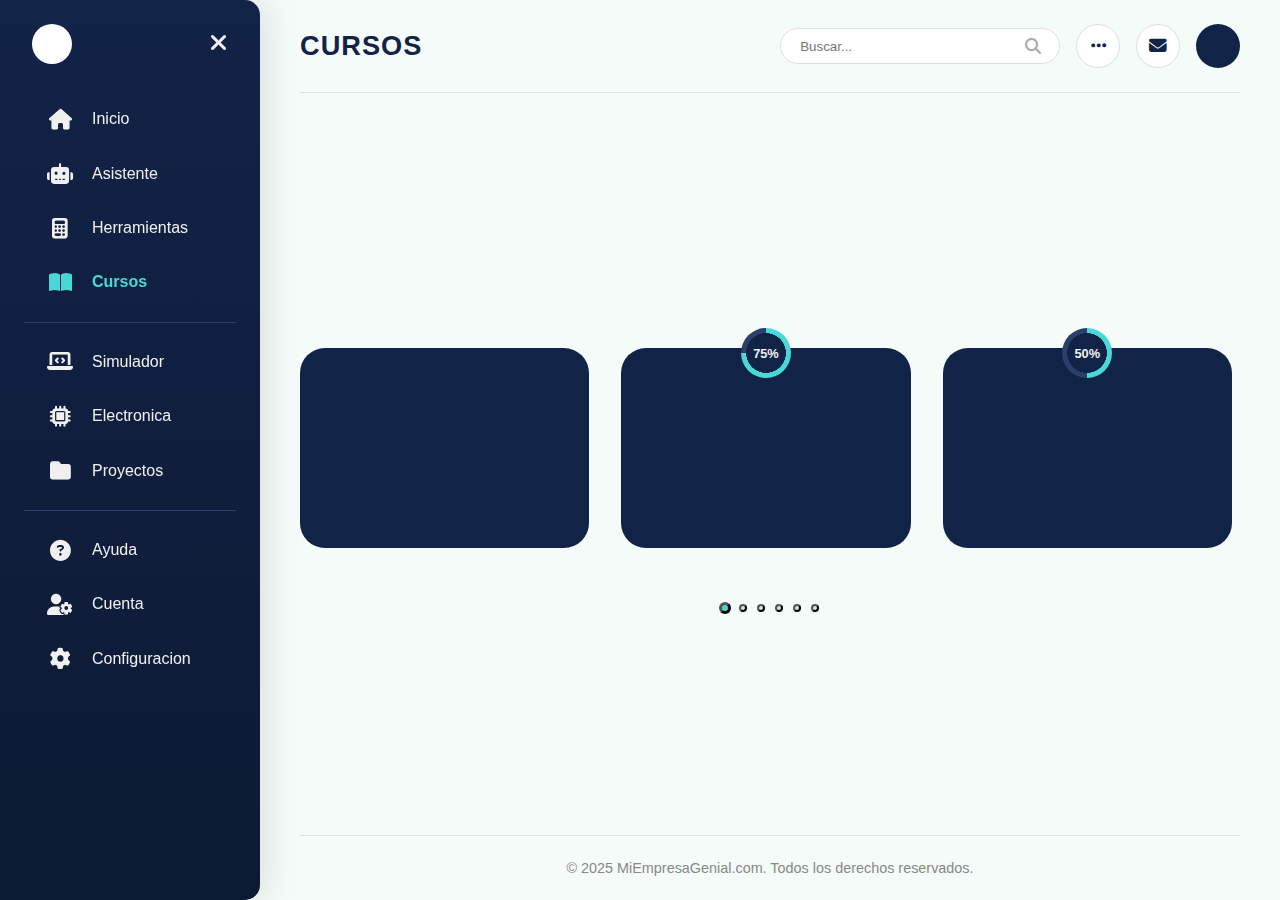
<file: Technotitlan/Technotitlan/public/index.html>
<!DOCTYPE html>
<html lang="es">
<head>
    <meta charset="UTF-8">
    <meta name="viewport" content="width=device-width, initial-scale=1.0">
    <title>Plataforma de Cursos Premium</title>
    <link rel="stylesheet" href="css/style.css">
    <link rel="stylesheet" href="https://cdnjs.cloudflare.com/ajax/libs/font-awesome/6.5.2/css/all.min.css">
    <link rel="preconnect" href="https://fonts.googleapis.com">
    <link rel="preconnect" href="https://fonts.gstatic.com" crossorigin>
    <link href="https://fonts.googleapis.com/css2?family=Poppins:wght@300;400;500;600;700&display=swap" rel="stylesheet">
</head>
<body>

    <!-- BARRA LATERAL PLEGABLE -->
    <nav class="sidebar" id="sidebar">
        <div class="sidebar-header">
            <div class="sidebar-logo"></div>
            <button class="toggle-btn" id="toggle-btn" title="Plegar/Desplegar Menú">
                <i class="fas fa-times"></i>
            </button>
        </div>
        
        <ul class="nav-links">
            <li><a href="#" data-text="Inicio"><i class="fas fa-home"></i><span>Inicio</span></a></li>
            <li><a href="#" data-text="Asistente"><i class="fas fa-robot"></i><span>Asistente</span></a></li>
            <li><a href="#" data-text="Herramientas"><i class="fas fa-calculator"></i><span>Herramientas</span></a></li>
            <li><a href="index.html" class="active" data-text="Cursos"><i class="fas fa-book-open"></i><span>Cursos</span></a></li>
            <hr>
            <li><a href="#" data-text="Simulador"><i class="fas fa-laptop-code"></i><span>Simulador</span></a></li>
            <li><a href="#" data-text="Electronica"><i class="fas fa-microchip"></i><span>Electronica</span></a></li>
            <li><a href="#" data-text="Proyectos"><i class="fas fa-folder"></i><span>Proyectos</span></a></li>
            <hr>
            <li><a href="#" data-text="Ayuda"><i class="fas fa-question-circle"></i><span>Ayuda</span></a></li>
            <li><a href="cuenta.html" data-text="Cuenta"><i class="fas fa-user-cog"></i><span>Cuenta</span></a></li>
            <li><a href="#" data-text="Configuracion"><i class="fas fa-cog"></i><span>Configuracion</span></a></li>
        </ul>
    </nav>

    <!-- CONTENIDO PRINCIPAL -->
    <main class="main-content" id="main-content">
        <header class="main-header">
            <div class="header-left">
                <button class="mobile-menu-btn" id="mobile-menu-btn" title="Abrir Menú">
                    <i class="fas fa-bars"></i>
                </button>
                <h1>CURSOS</h1>
            </div>
            <div class="header-right">
                <div class="search-container">
                    <input type="search" placeholder="Buscar...">
                    <i class="fas fa-search"></i>
                </div>
                <button class="icon-btn" title="Más opciones"><i class="fas fa-ellipsis-h"></i></button>
                <button class="icon-btn" title="Mensajes"><i class="fas fa-envelope"></i></button>
                <div class="profile-avatar" title="Mi Perfil"></div>
            </div>
        </header>

        <section class="courses-section">
            <div class="courses-container" id="courses-container">
                <div class="courses-grid" id="courses-grid">
                    <!-- Tarjetas de Cursos -->
                    <article class="course-card"></article>
                    <article class="course-card">
                        <div class="progress-circle" style="--progress: 75;"><span>75%</span></div>
                    </article>
                    <article class="course-card">
                        <div class="progress-circle" style="--progress: 50;"><span>50%</span></div>
                    </article>
                    <article class="course-card"></article>
                    <article class="course-card">
                        <div class="progress-circle" style="--progress: 90;"><span>90%</span></div>
                    </article>
                    <article class="course-card"></article>
                </div>
            </div>
            <div class="pagination-dots" id="pagination-dots">
                <!-- Los puntos se generarán con JavaScript -->
            </div>
        </section>

        <footer>
            <p>© 2025 MiEmpresaGenial.com. Todos los derechos reservados.</p>
        </footer>
    </main>
    
    <script src="js/script.js"></script>
</body>
</html>
</file>
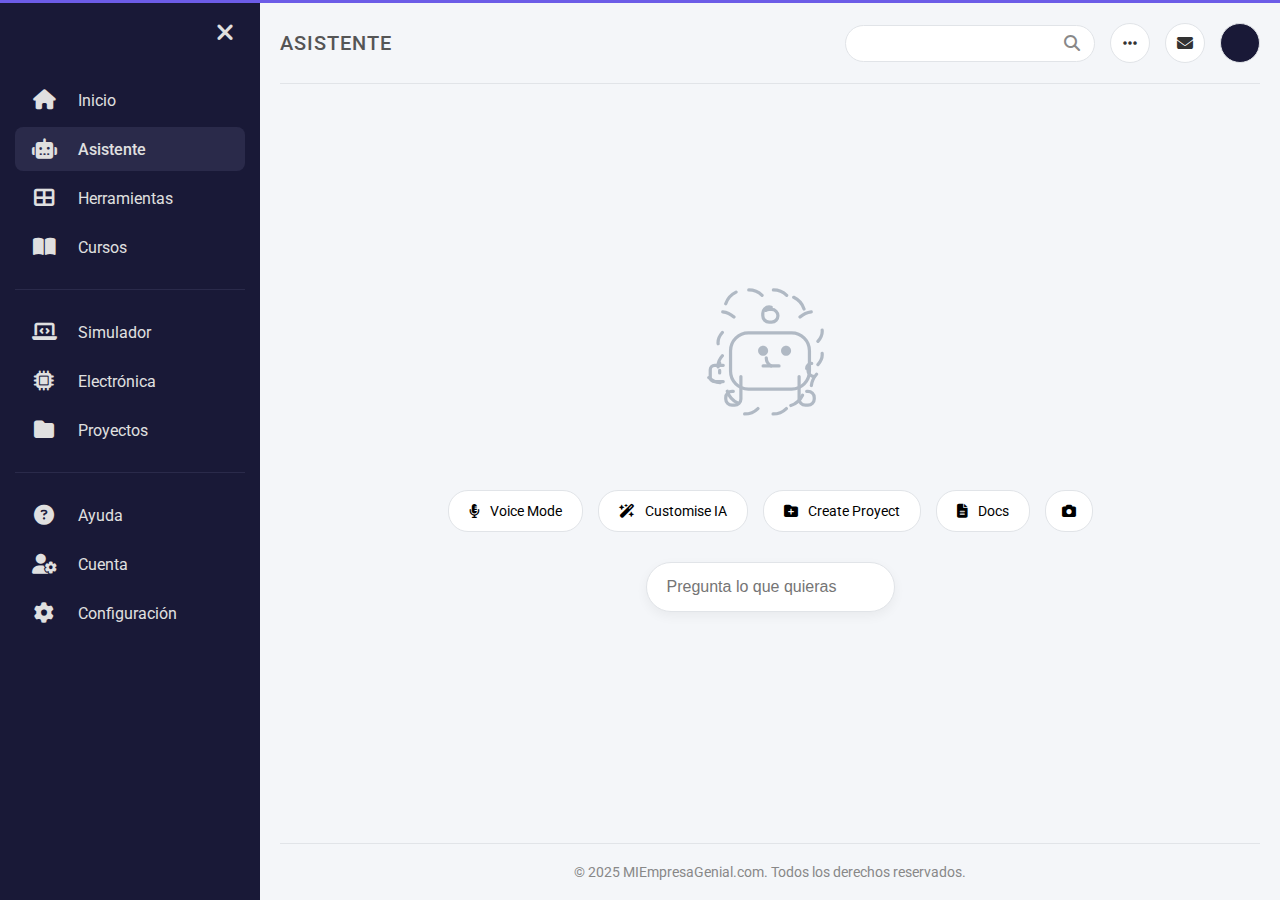
<file: Asistente.html>
<!DOCTYPE html>
<html lang="es">
<head>
    <meta charset="UTF-8">
    <meta name="viewport" content="width=device-width, initial-scale=1.0">
    <title>Asistente IA Responsivo</title>
    <link rel="stylesheet" href="Asistente.css">
    <!-- Font Awesome para los íconos -->
    <link rel="stylesheet" href="https://cdnjs.cloudflare.com/ajax/libs/font-awesome/6.5.1/css/all.min.css">
</head>
<body>
    <div class="container">
        <!-- ===== PANEL LATERAL (SIDEBAR) ===== -->
        <aside class="sidebar" id="sidebar">
            <div class="sidebar-header">
                <!-- Botón unificado para abrir y cerrar -->
                <button class="toggle-btn" id="toggle-btn">
                    <i class="fas fa-xmark icon-close"></i>
                    <i class="fas fa-bars icon-menu"></i>
                </button>
            </div>

            <nav class="sidebar-nav">
                <ul>
                    <li><a href="Index.html" title="Inicio"><i class="fas fa-house"></i><span>Inicio</span></a></li>
                    <li><a href="Asistente.html" class="active" title="Asistente"><i class="fas fa-robot"></i><span>Asistente</span></a></li>
                    <li><a href="Herramientas.html" title="Herramientas"><i class="fas fa-table-cells-large"></i><span>Herramientas</span></a></li>
                    <li><a href="Cursos.html" title="Cursos"><i class="fas fa-book-open"></i><span>Cursos</span></a></li>
                    
                    <div class="divider"></div>
                    
                    <li><a href="Simulador.html" title="Simulador"><i class="fas fa-laptop-code"></i><span>Simulador</span></a></li>
                    <li><a href="#" title="Electrónica"><i class="fas fa-microchip"></i><span>Electrónica</span></a></li>
                    <li><a href="Proyectos.html" title="Proyectos"><i class="fas fa-folder"></i><span>Proyectos</span></a></li>

                    <div class="divider"></div>

                    <li><a href="Ayuda.html" title="Ayuda"><i class="fas fa-circle-question"></i><span>Ayuda</span></a></li>
                    <li><a href="Cuenta.html" title="Cuenta"><i class="fas fa-user-gear"></i><span>Cuenta</span></a></li>
                    <li><a href="Configuracion.html" title="Configuración"><i class="fas fa-gear"></i><span>Configuración</span></a></li>
                </ul>
            </nav>
        </aside>

        <!-- ===== CONTENIDO PRINCIPAL ===== -->
        <main class="main-content" id="main-content">
            <header class="main-header">
                <h1 class="page-title">ASISTENTE</h1>
                <div class="header-actions">
                    <div class="search-bar">
                        <input type="text" placeholder="">
                        <i class="fas fa-search search-icon"></i>
                    </div>
                    <button class="icon-btn"><i class="fas fa-ellipsis"></i></button>
                    <button class="icon-btn"><i class="fas fa-envelope"></i></button>
                    <button class="icon-btn profile-btn"></button>
                </div>
            </header>

            <div class="assistant-container">
                <div class="robot-illustration">
                    <svg width="150" height="150" viewBox="0 0 162 163" fill="none" xmlns="http://www.w3.org/2000/svg"><path d="M41.86 33.72c-3.52-3.1-7.7-5.1-12.23-5.6M32.89 19.32c1.76-5.49 5.86-10.11 11.21-12.72M57.9 4.33c5.49 0 10.66 2.09 14.51 5.86M84.64 4.33c5.49 0 10.66 2.09 14.51 5.86M106.77 12.3c5.35 2.61 9.45 7.23 11.21 12.72M125.84 28.12c-4.52.5-8.71 2.5-12.23 5.6M137.67 47.95c.5 4.52-1.5 8.71-4.6 12.23M137.67 73.18c.5 4.52-1.5 8.71-4.6 12.23M131.57 95.91c-3.1 3.52-5.1 7.7-5.6 12.23M116.34 118.64c-2.61 5.35-7.23 9.45-12.72 11.21M98.81 133.18c-3.85 3.76-9.02 5.86-14.51 5.86M67.92 133.18c-3.85 3.76-9.02 5.86-14.51 5.86M45.8 127.11c-5.35-2.61-9.45-7.23-11.21-12.72M26.73 105.14c-4.52-.5-8.71-2.5-12.23-5.6M24.63 88.01c-.5-4.52 1.5-8.71 4.6-12.23M24.63 62.78c-.5-4.52 1.5-8.71 4.6-12.23M82.32 23.13c-.73-.24-1.5-.37-2.29-.37-3.79 0-6.86 3.07-6.86 6.86v2.74c0 3.79 3.07 6.86 6.86 6.86h2.74c3.79 0 6.86-3.07 6.86-6.86 0-3.79-3.07-6.86-6.86-6.86h-2.74c-1.26 0-2.46.34-3.48.94" stroke="#B0B9C4" stroke-width="3.5" stroke-linecap="round" stroke-linejoin="round"></path><path d="M123.86 70.33c0-10.7-8.66-19.37-19.37-19.37H57.5c-10.7 0-19.37 8.67-19.37 19.37v22.25c0 10.7 8.67 19.37 19.37 19.37h46.99c10.7 0 19.37-8.67 19.37-19.37V70.33Z" stroke="#B0B9C4" stroke-width="3.5" stroke-linecap="round" stroke-linejoin="round"></path><path d="M68.03 70.33c0-3.03 2.45-5.48 5.48-5.48s5.48 2.45 5.48 5.48-2.45 5.48-5.48 5.48-5.48-2.45-5.48-5.48ZM92.99 70.33c0-3.03 2.45-5.48 5.48-5.48s5.48 2.45 5.48 5.48-2.45 5.48-5.48 5.48-5.48-2.45-5.48-5.48Z" fill="#B0B9C4"></path><path d="M73.51 86.84h17.29" stroke="#B0B9C4" stroke-width="3.5" stroke-linecap="round" stroke-linejoin="round"></path><path d="M82.16 86.84c-3.13-1.66-5.22-4.99-5.22-8.77" stroke="#B0B9C4" stroke-width="3.5" stroke-linecap="round" stroke-linejoin="round"></path><path d="M49.37 98.43v24.26c0 3.79-3.07 6.86-6.86 6.86h-2.74c-3.79 0-6.86-3.07-6.86-6.86v-1.37c0-3.79 3.07-6.86 6.86-6.86h1.37" stroke="#B0B9C4" stroke-width="3.5" stroke-linecap="round" stroke-linejoin="round"></path><path d="M30.17 103.91H20.8c-2.61 0-4.73-2.12-4.73-4.73v-8.22c0-2.61 2.12-4.73 4.73-4.73h9.37" stroke="#B0B9C4" stroke-width="3.5" stroke-linecap="round" stroke-linejoin="round"></path><path d="M26.29 86.23v-2.74M26.29 94.48v-2.74" stroke="#B0B9C4" stroke-width="3.5" stroke-linecap="round" stroke-linejoin="round"></path><path d="M112.63 98.43v24.26c0 3.79 3.07 6.86 6.86 6.86h2.74c3.79 0 6.86-3.07 6.86-6.86v-1.37c0-3.79-3.07-6.86-6.86-6.86h-1.37" stroke="#B0B9C4" stroke-width="3.5" stroke-linecap="round" stroke-linejoin="round"></path><path d="M129.09 98.43c-3.79 0-6.86-3.07-6.86-6.86 0 3.79 3.07 6.86 6.86 6.86Z" stroke="#B0B9C4" stroke-width="3.5" stroke-linecap="round" stroke-linejoin="round"></path><path d="M120.84 89.65a5.48 5.48 0 0 1 5.48-5.48" stroke="#B0B9C4" stroke-width="3.5" stroke-linecap="round" stroke-linejoin="round"></path></svg>
                </div>
                
                <div class="action-buttons">
                    <button><i class="fas fa-microphone-lines"></i> Voice Mode</button>
                    <button><i class="fas fa-wand-magic-sparkles"></i> Customise IA</button>
                    <button><i class="fas fa-folder-plus"></i> Create Proyect</button>
                    <button><i class="fas fa-file-lines"></i> Docs</button>
                    <button class="icon-only-btn"><i class="fas fa-camera"></i></button>
                </div>

                <div class="prompt-area">
                    <input type="text" placeholder="Pregunta lo que quieras">
                </div>
            </div>

            <footer class="main-footer-bottom">
                <p>© 2025 MIEmpresaGenial.com. Todos los derechos reservados.</p>
            </footer>
        </main>
    </div>

    <script src="Asistente.js"></script>
</body>
</html>
</file>
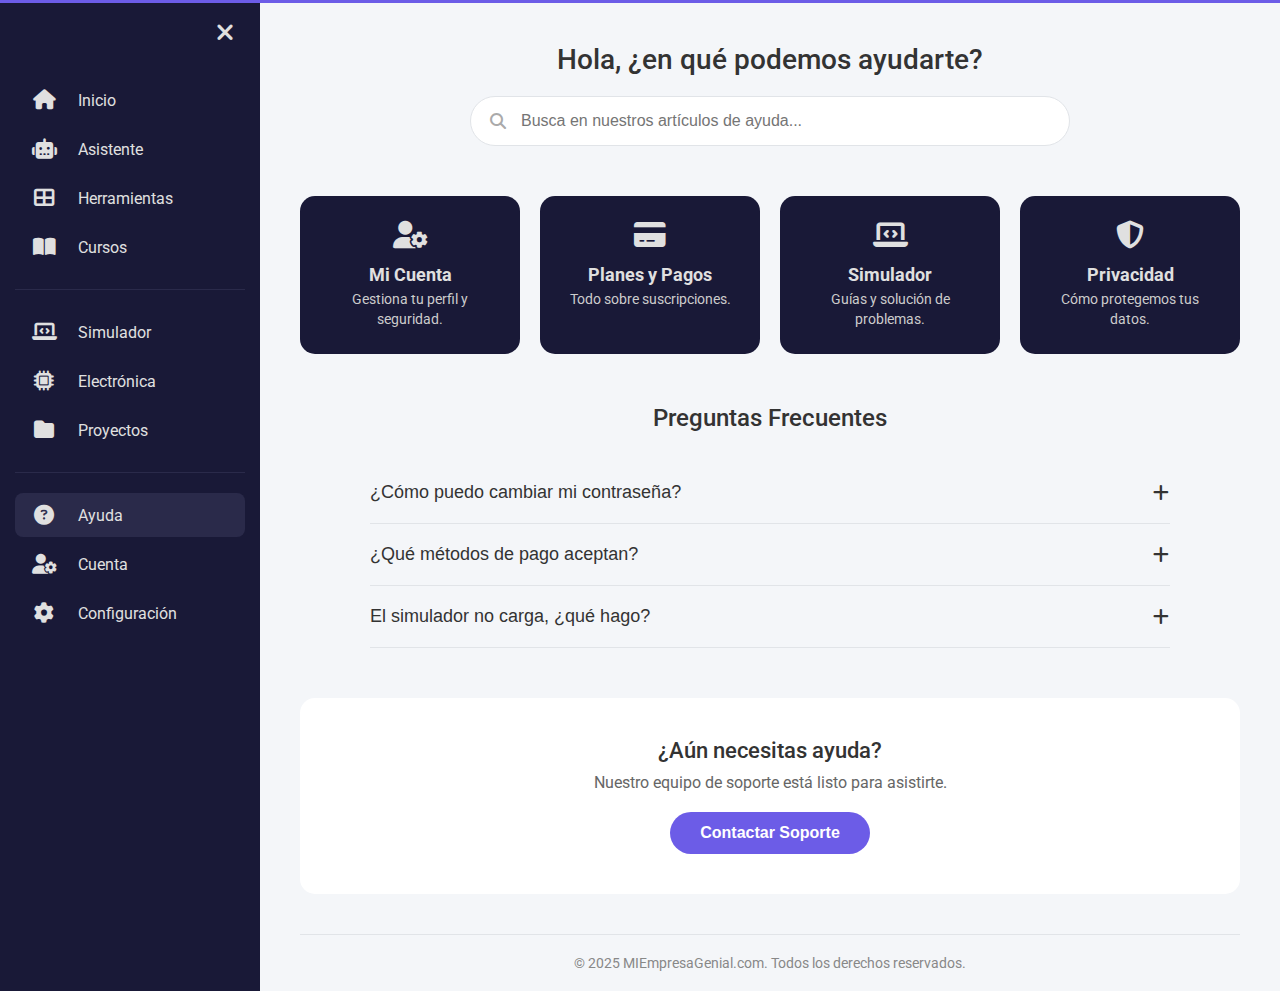
<file: Ayuda.html>
<!DOCTYPE html>
<html lang="es">
<head>
    <meta charset="UTF-8">
    <meta name="viewport" content="width=device-width, initial-scale=1.0">
    <title>Ayuda y Soporte</title>
    <link rel="stylesheet" href="Ayuda.css">
    <link rel="stylesheet" href="https://cdnjs.cloudflare.com/ajax/libs/font-awesome/6.5.1/css/all.min.css">
</head>
<body>
    <div class="container">
        <!-- ===== PANEL LATERAL (SIDEBAR) ===== -->
        <aside class="sidebar" id="sidebar">
            <div class="sidebar-header">
                <button class="toggle-btn" id="toggle-btn">
                    <i class="fas fa-xmark icon-close"></i><i class="fas fa-bars icon-menu"></i>
                </button>
            </div>
            <nav class="sidebar-nav">
                <ul>
                    <li><a href="Index.html" title="Inicio"><i class="fas fa-house"></i><span>Inicio</span></a></li>
                    <li><a href="Asistente.html" title="Asistente"><i class="fas fa-robot"></i><span>Asistente</span></a></li>
                    <li><a href="Herramientas.html" title="Herramientas"><i class="fas fa-table-cells-large"></i><span>Herramientas</span></a></li>
                    <li><a href="Cursos.html" title="Cursos"><i class="fas fa-book-open"></i><span>Cursos</span></a></li>
                    <div class="divider"></div>
                    <li><a href="Simulador.html" title="Simulador"><i class="fas fa-laptop-code"></i><span>Simulador</span></a></li>
                    <li><a href="#" title="Electrónica"><i class="fas fa-microchip"></i><span>Electrónica</span></a></li>
                    <li><a href="Proyectos.html" title="Proyectos"><i class="fas fa-folder"></i><span>Proyectos</span></a></li>
                    <div class="divider"></div>
                    <li><a href="Ayuda.html" class="active" title="Ayuda"><i class="fas fa-circle-question"></i><span>Ayuda</span></a></li>
                    <li><a href="Cuenta.html" title="Cuenta"><i class="fas fa-user-gear"></i><span>Cuenta</span></a></li>
                    <li><a href="Configuracion.html" title="Configuración"><i class="fas fa-gear"></i><span>Configuración</span></a></li>
                </ul>
            </nav>
        </aside>

        <!-- ===== CONTENIDO PRINCIPAL ===== -->
        <main class="main-content" id="main-content">
            <!-- El header se omite en esta vista para dar más protagonismo al contenido de ayuda -->

            <div class="help-center-container">
                <!-- Sección de Búsqueda -->
                <section class="hero-section">
                    <h1>Hola, ¿en qué podemos ayudarte?</h1>
                    <div class="search-container">
                        <i class="fas fa-search"></i>
                        <input type="text" placeholder="Busca en nuestros artículos de ayuda...">
                    </div>
                </section>

                <!-- Sección de Categorías -->
                <section class="category-grid">
                    <a href="#" class="category-card">
                        <i class="fas fa-user-gear"></i>
                        <h4>Mi Cuenta</h4>
                        <p>Gestiona tu perfil y seguridad.</p>
                    </a>
                    <a href="#" class="category-card">
                        <i class="fas fa-credit-card"></i>
                        <h4>Planes y Pagos</h4>
                        <p>Todo sobre suscripciones.</p>
                    </a>
                    <a href="#" class="category-card">
                        <i class="fas fa-laptop-code"></i>
                        <h4>Simulador</h4>
                        <p>Guías y solución de problemas.</p>
                    </a>
                    <a href="#" class="category-card">
                        <i class="fas fa-shield-halved"></i>
                        <h4>Privacidad</h4>
                        <p>Cómo protegemos tus datos.</p>
                    </a>
                </section>

                <!-- Sección de Preguntas Frecuentes (FAQ) -->
                <section class="faq-section">
                    <h2>Preguntas Frecuentes</h2>
                    <div class="faq-list">
                        <div class="faq-item">
                            <button class="faq-question">
                                <span>¿Cómo puedo cambiar mi contraseña?</span>
                                <i class="fas fa-plus"></i>
                            </button>
                            <div class="faq-answer">
                                <p>Puedes cambiar tu contraseña desde la sección "Configuración", en el apartado de "Privacidad y Seguridad". Te enviaremos un correo electrónico de confirmación para verificar tu identidad.</p>
                            </div>
                        </div>
                         <div class="faq-item">
                            <button class="faq-question">
                                <span>¿Qué métodos de pago aceptan?</span>
                                <i class="fas fa-plus"></i>
                            </button>
                            <div class="faq-answer">
                                <p>Aceptamos las principales tarjetas de crédito y débito (Visa, MasterCard, American Express) a través de nuestro procesador de pagos seguro. Puedes actualizar tu método de pago en "Configuración" > "Actualizar Método de Pago".</p>
                            </div>
                        </div>
                         <div class="faq-item">
                            <button class="faq-question">
                                <span>El simulador no carga, ¿qué hago?</span>
                                <i class="fas fa-plus"></i>
                            </button>
                            <div class="faq-answer">
                                <p>Asegúrate de tener una conexión a internet estable y de que tu navegador esté actualizado. Intenta borrar la caché de tu navegador. Si el problema persiste, por favor, ponte en contacto con nuestro equipo de soporte técnico.</p>
                            </div>
                        </div>
                    </div>
                </section>

                <!-- Sección de Contacto -->
                <section class="contact-section">
                    <h2>¿Aún necesitas ayuda?</h2>
                    <p>Nuestro equipo de soporte está listo para asistirte.</p>
                    <button class="contact-button">Contactar Soporte</button>
                </section>
            </div>
            
            <footer class="main-footer-bottom">
                <p>© 2025 MIEmpresaGenial.com. Todos los derechos reservados.</p>
            </footer>
        </main>
    </div>

    <script src="Ayuda.js"></script>
</body>
</html>
</file>
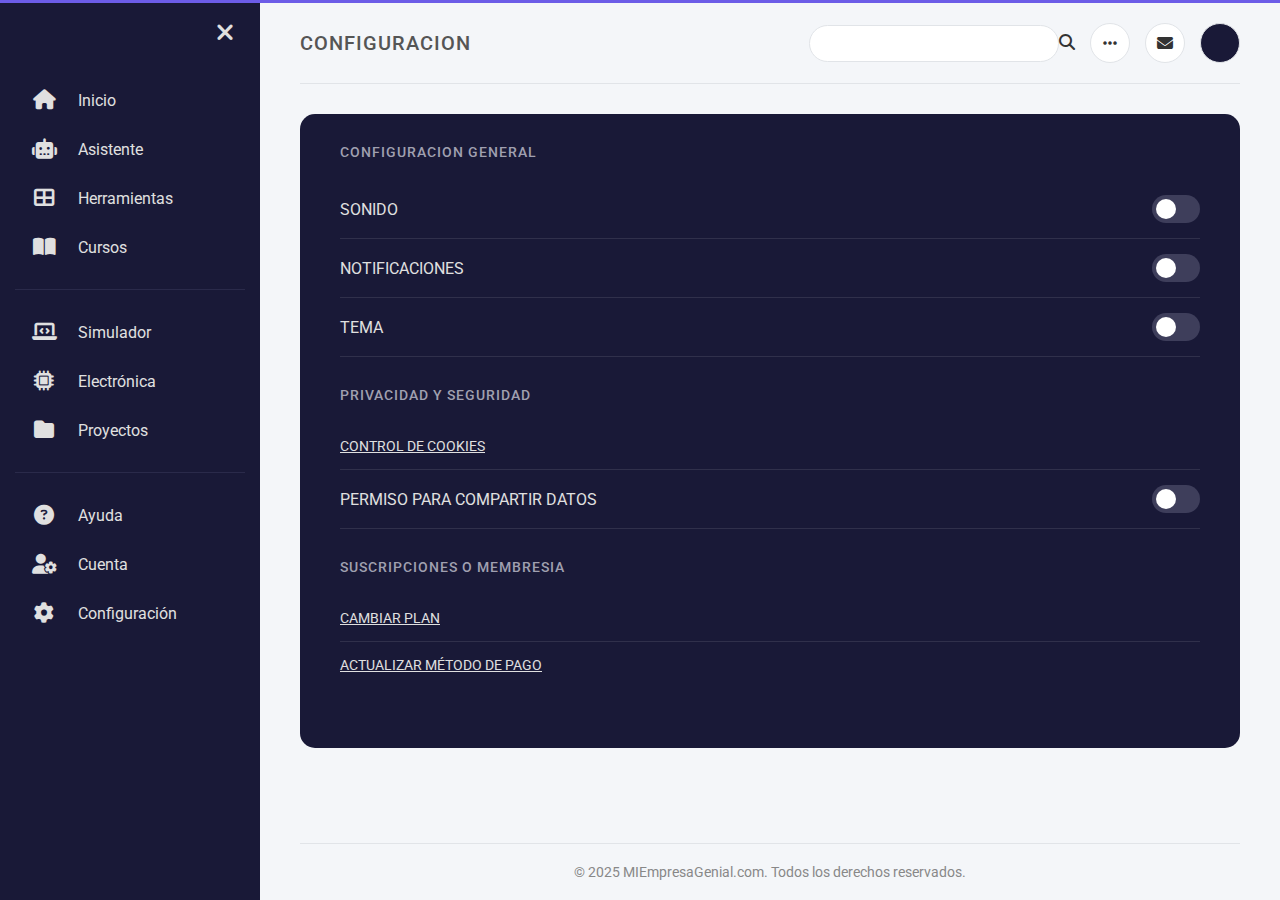
<file: Configuracion.html>
<!DOCTYPE html>
<html lang="es">
<head>
    <meta charset="UTF-8">
    <meta name="viewport" content="width=device-width, initial-scale=1.0">
    <title>Configuración</title>
    <link rel="stylesheet" href="Configuracion.css">
    <link rel="stylesheet" href="https://cdnjs.cloudflare.com/ajax/libs/font-awesome/6.5.1/css/all.min.css">
</head>
<body>
    <div class="container">
        <!-- ===== PANEL LATERAL (SIDEBAR) ===== -->
        <aside class="sidebar" id="sidebar">
            <div class="sidebar-header">
                <button class="toggle-btn" id="toggle-btn">
                    <i class="fas fa-xmark icon-close"></i><i class="fas fa-bars icon-menu"></i>
                </button>
            </div>
            <nav class="sidebar-nav">
                <ul>
                    <li><a href="Index.html" title="Inicio"><i class="fas fa-house"></i><span>Inicio</span></a></li>
                    <li><a href="Asistente.html" title="Asistente"><i class="fas fa-robot"></i><span>Asistente</span></a></li>
                    <li><a href="Herramientas.html" title="Herramientas"><i class="fas fa-table-cells-large"></i><span>Herramientas</span></a></li>
                    <li><a href="Cursos.html" title="Cursos"><i class="fas fa-book-open"></i><span>Cursos</span></a></li>
                    <div class="divider"></div>
                    <li><a href="Simulador.html" title="Simulador"><i class="fas fa-laptop-code"></i><span>Simulador</span></a></li>
                    <li><a href="#" title="Electrónica"><i class="fas fa-microchip"></i><span>Electrónica</span></a></li>
                    <li><a href="Proyectos.html" title="Proyectos"><i class="fas fa-folder"></i><span>Proyectos</span></a></li>
                    <div class="divider"></div>
                    <li><a href="Ayuda.html" title="Ayuda"><i class="fas fa-circle-question"></i><span>Ayuda</span></a></li>
                    <li><a href="Cuenta.html" title="Cuenta"><i class="fas fa-user-gear"></i><span>Cuenta</span></a></li>
                    <li><a href="Configuracion.html" class="activeç" title="Configuración"><i class="fas fa-gear"></i><span>Configuración</span></a></li>
                </ul>
            </nav>
        </aside>

        <!-- ===== CONTENIDO PRINCIPAL ===== -->
        <main class="main-content" id="main-content">
            <header class="main-header">
                <h1 class="page-title">CONFIGURACION</h1>
                <div class="header-actions">
                    <div class="search-bar"><input type="text" placeholder=""><i class="fas fa-search search-icon"></i></div>
                    <button class="icon-btn"><i class="fas fa-ellipsis"></i></button>
                    <button class="icon-btn"><i class="fas fa-envelope"></i></button>
                    <button class="icon-btn profile-btn"></button>
                </div>
            </header>

            <div class="settings-container">
                <!-- Configuración General -->
                <section>
                    <h3>CONFIGURACION GENERAL</h3>
                    <div class="setting-item">
                        <label for="sound-toggle">SONIDO</label>
                        <label class="toggle-switch"><input type="checkbox" id="sound-toggle" checked></label>
                    </div>
                    <div class="setting-item">
                        <label for="notifications-toggle">NOTIFICACIONES</label>
                        <label class="toggle-switch"><input type="checkbox" id="notifications-toggle" checked></label>
                    </div>
                    <div class="setting-item">
                        <label for="theme-toggle">TEMA</label>
                        <label class="toggle-switch"><input type="checkbox" id="theme-toggle" checked></label>
                    </div>
                </section>

                <!-- Privacidad y Seguridad -->
                <section>
                    <h3>PRIVACIDAD Y SEGURIDAD</h3>
                    <div class="setting-item">
                        <a href="#" id="control-cookies-link">CONTROL DE COOKIES</a>
                    </div>
                    <div class="setting-item">
                        <label for="data-share-toggle">PERMISO PARA COMPARTIR DATOS</label>
                        <label class="toggle-switch"><input type="checkbox" id="data-share-toggle" checked></label>
                    </div>
                </section>

                <!-- Suscripciones o Membresía -->
                <section>
                    <h3>SUSCRIPCIONES O MEMBRESIA</h3>
                    <div class="setting-item">
                        <a href="#" id="cambiar-plan-link">CAMBIAR PLAN</a>
                    </div>
                    <div class="setting-item no-border">
                        <a href="#" id="actualizar-pago-link">ACTUALIZAR MÉTODO DE PAGO</a>
                    </div>
                </section>
            </div>
            
            <footer class="main-footer-bottom">
                <p>© 2025 MIEmpresaGenial.com. Todos los derechos reservados.</p>
            </footer>
        </main>
    </div>

    <!-- ===== VENTANAS MODALES (Ocultas por defecto) ===== -->
    <div class="modal-overlay" id="modal-overlay">
        
        <!-- Modal para Control de Cookies -->
        <div class="modal" id="modal-cookies">
            <div class="modal-header"><h2 class="modal-title">Control de Cookies</h2><button class="modal-close">&times;</button></div>
            <div class="modal-body">
                <p class="modal-description">Gestiona tus preferencias de cookies. Algunas cookies son necesarias para el funcionamiento del sitio.</p>
                <div class="cookie-option">
                    <div>
                        <strong>Cookies Necesarias</strong>
                        <small>Esenciales para la seguridad y funciones básicas.</small>
                    </div>
                    <label class="toggle-switch"><input type="checkbox" checked disabled></label>
                </div>
                <div class="cookie-option">
                    <div>
                        <strong>Cookies de Análisis</strong>
                        <small>Nos ayudan a entender cómo usas el sitio.</small>
                    </div>
                    <label class="toggle-switch"><input type="checkbox" checked></label>
                </div>
                 <div class="cookie-option">
                    <div>
                        <strong>Cookies de Marketing</strong>
                        <small>Usadas para mostrarte anuncios relevantes.</small>
                    </div>
                    <label class="toggle-switch"><input type="checkbox"></label>
                </div>
                <button class="modal-action-btn">Guardar Preferencias</button>
            </div>
        </div>

        <!-- Modal para Cambiar Plan -->
        <div class="modal" id="modal-plan">
             <div class="modal-header"><h2 class="modal-title">Cambiar Plan</h2><button class="modal-close">&times;</button></div>
             <div class="modal-body">
                <div class="plan-option" data-plan="basico">
                    <h4>Básico</h4>
                    <p class="price">Gratis</p>
                    <ul><li>Acceso limitado</li><li>Simulador básico</li></ul>
                </div>
                <div class="plan-option selected" data-plan="pro">
                    <h4>Pro</h4>
                    <p class="price">$9.99/mes</p>
                    <ul><li>Acceso completo</li><li>Simulador avanzado</li><li>Soporte prioritario</li></ul>
                </div>
                <div class="plan-option" data-plan="premium">
                    <h4>Premium</h4>
                    <p class="price">$19.99/mes</p>
                    <ul><li>Todo en Pro</li><li>Cursos exclusivos</li><li>Consultas IA</li></ul>
                </div>
                <button class="modal-action-btn">Seleccionar Plan</button>
             </div>
        </div>

        <!-- Modal para Actualizar Método de Pago -->
        <div class="modal" id="modal-payment">
             <div class="modal-header"><h2 class="modal-title">Método de Pago</h2><button class="modal-close">&times;</button></div>
             <div class="modal-body">
                <form class="payment-form">
                    <div class="form-row">
                        <label for="card-name">Nombre en la tarjeta</label>
                        <input type="text" id="card-name" placeholder="Juan Pérez">
                    </div>
                    <div class="form-row">
                         <label for="card-number">Número de tarjeta</label>
                        <input type="text" id="card-number" placeholder="&#9679;&#9679;&#9679;&#9679; &#9679;&#9679;&#9679;&#9679; &#9679;&#9679;&#9679;&#9679; 1234">
                    </div>
                    <div class="form-row-group">
                        <div class="form-row">
                            <label for="card-expiry">Expiración (MM/AA)</label>
                            <input type="text" id="card-expiry" placeholder="12/28">
                        </div>
                        <div class="form-row">
                             <label for="card-cvc">CVC</label>
                            <input type="text" id="card-cvc" placeholder="&#9679;&#9679;&#9679;">
                        </div>
                    </div>
                     <button class="modal-action-btn">Actualizar Pago</button>
                </form>
             </div>
        </div>

    </div>

    <script src="Configuracion.js"></script>
</body>
</html>
</file>
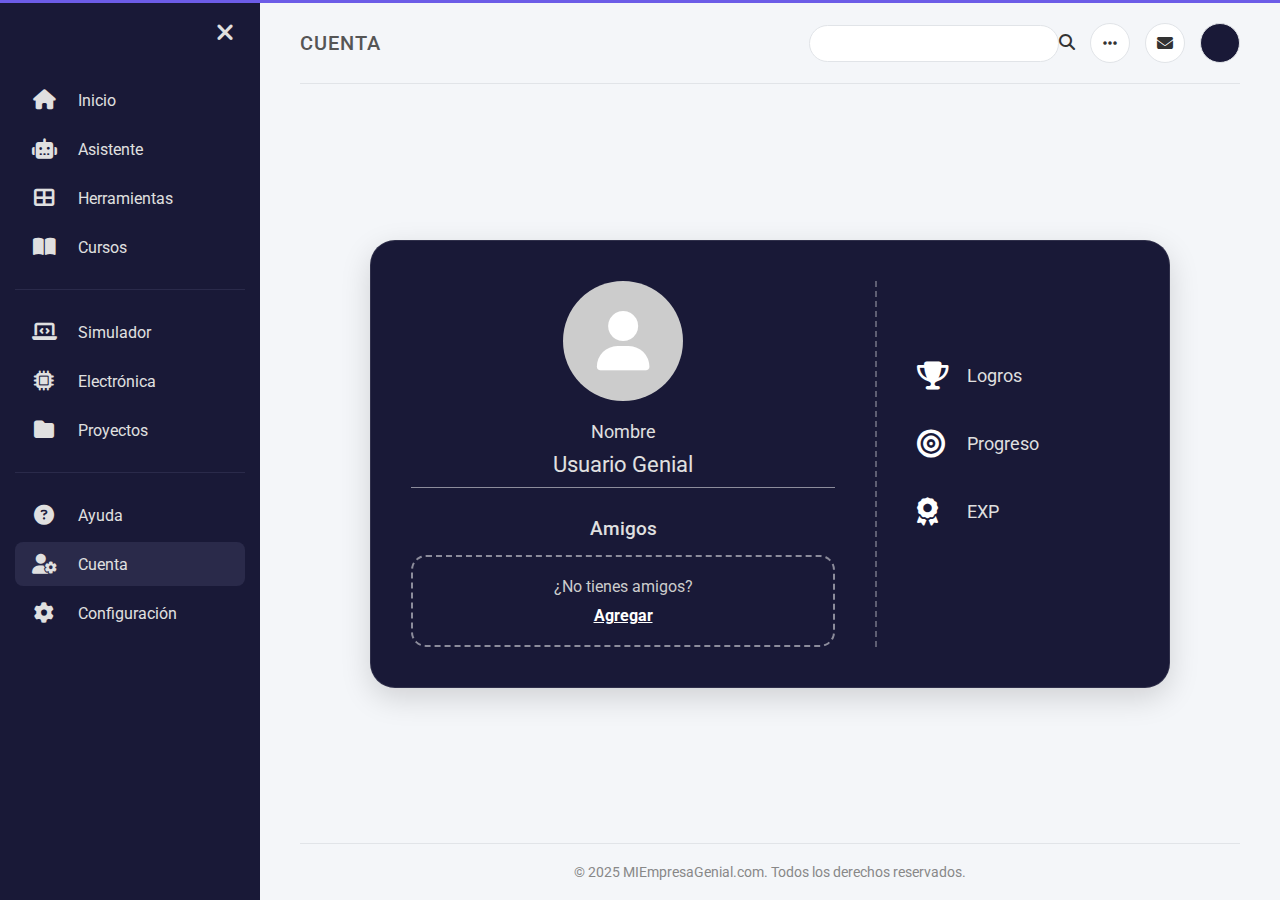
<file: Cuenta.html>
<!DOCTYPE html>
<html lang="es">
<head>
    <meta charset="UTF-8">
    <meta name="viewport" content="width=device-width, initial-scale=1.0">
    <title>Perfil de Cuenta</title>
    <link rel="stylesheet" href="Cuenta.css">
    <link rel="stylesheet" href="https://cdnjs.cloudflare.com/ajax/libs/font-awesome/6.5.1/css/all.min.css">
</head>
<body>
    <div class="container">
        <!-- ===== PANEL LATERAL (SIDEBAR) ===== -->
        <aside class="sidebar" id="sidebar">
            <div class="sidebar-header">
                <button class="toggle-btn" id="toggle-btn">
                    <i class="fas fa-xmark icon-close"></i>
                    <i class="fas fa-bars icon-menu"></i>
                </button>
            </div>
            <nav class="sidebar-nav">
                <ul>
                    <li><a href="Index.html" title="Inicio"><i class="fas fa-house"></i><span>Inicio</span></a></li>
                    <li><a href="Asistente.html" title="Asistente"><i class="fas fa-robot"></i><span>Asistente</span></a></li>
                    <li><a href="Herramientas.html" title="Herramientas"><i class="fas fa-table-cells-large"></i><span>Herramientas</span></a></li>
                    <li><a href="Cursos.html" title="Cursos"><i class="fas fa-book-open"></i><span>Cursos</span></a></li>
                    <div class="divider"></div>
                    <li><a href="Simulador.html" title="Simulador"><i class="fas fa-laptop-code"></i><span>Simulador</span></a></li>
                    <li><a href="#" title="Electrónica"><i class="fas fa-microchip"></i><span>Electrónica</span></a></li>
                    <li><a href="Proyectos.html" title="Proyectos"><i class="fas fa-folder"></i><span>Proyectos</span></a></li>
                    <div class="divider"></div>
                    <li><a href="Ayuda.html" title="Ayuda"><i class="fas fa-circle-question"></i><span>Ayuda</span></a></li>
                    <li><a href="Cuenta.html" class="active" title="Cuenta"><i class="fas fa-user-gear"></i><span>Cuenta</span></a></li>
                    <li><a href="Configuracion.html" title="Configuración"><i class="fas fa-gear"></i><span>Configuración</span></a></li>
                </ul>
            </nav>
        </aside>

        <!-- ===== CONTENIDO PRINCIPAL ===== -->
        <main class="main-content" id="main-content">
            <header class="main-header">
                <h1 class="page-title">CUENTA</h1>
                 <div class="header-actions">
                    <div class="search-bar"><input type="text" placeholder=""><i class="fas fa-search search-icon"></i></div>
                    <button class="icon-btn"><i class="fas fa-ellipsis"></i></button>
                    <button class="icon-btn"><i class="fas fa-envelope"></i></button>
                    <button class="icon-btn profile-btn"></button>
                </div>
            </header>

            <div class="profile-container">
                <div class="profile-card">
                    <!-- Sección Izquierda: Información del Perfil -->
                    <div class="profile-main">
                        <div class="profile-picture">
                            <i class="fas fa-user"></i>
                        </div>
                        <div class="profile-name">
                            <label>Nombre</label>
                            <p>Usuario Genial</p>
                        </div>
                        <div class="friends-section">
                            <h3>Amigos</h3>
                            <div class="add-friends-box">
                                <p>¿No tienes amigos?</p>
                                <a href="#" id="add-friend-link">Agregar</a>
                            </div>
                        </div>
                    </div>
                    <!-- Sección Derecha: Estadísticas -->
                    <div class="profile-stats">
                        <ul>
                            <li><i class="fas fa-trophy"></i><span>Logros</span></li>
                            <li><i class="fas fa-bullseye"></i><span>Progreso</span></li>
                            <li><i class="fas fa-award"></i><span>EXP</span></li>
                        </ul>
                    </div>
                </div>
            </div>
            
            <footer class="main-footer-bottom">
                <p>© 2025 MIEmpresaGenial.com. Todos los derechos reservados.</p>
            </footer>
        </main>
    </div>

    <!-- ===== VENTANA MODAL para Agregar Amigo (Oculta por defecto) ===== -->
    <div class="modal-overlay" id="modal-overlay">
        <div class="modal" id="modal">
            <div class="modal-header">
                <h2 class="modal-title">Agregar Amigo</h2>
                <button class="modal-close" id="modal-close">&times;</button>
            </div>
            <div class="modal-body" id="modal-body-friends">
                <h4>Comparte tu código</h4>
                <div class="friend-code-area">
                    <span id="my-friend-code">------</span>
                    <button id="copy-code-btn" title="Copiar código"><i class="far fa-copy"></i></button>
                </div>
                <button class="generate-btn" id="generate-code-btn">Generar nuevo código</button>
                <hr class="modal-divider">
                <h4>Añadir con un código</h4>
                <div class="add-code-area">
                    <input type="text" id="add-friend-input" placeholder="Ingresa el código de amigo...">
                    <button class="add-btn">Añadir</button>
                </div>
            </div>
        </div>
    </div>

    <script src="Cuenta.js"></script>
</body>
</html>
</file>
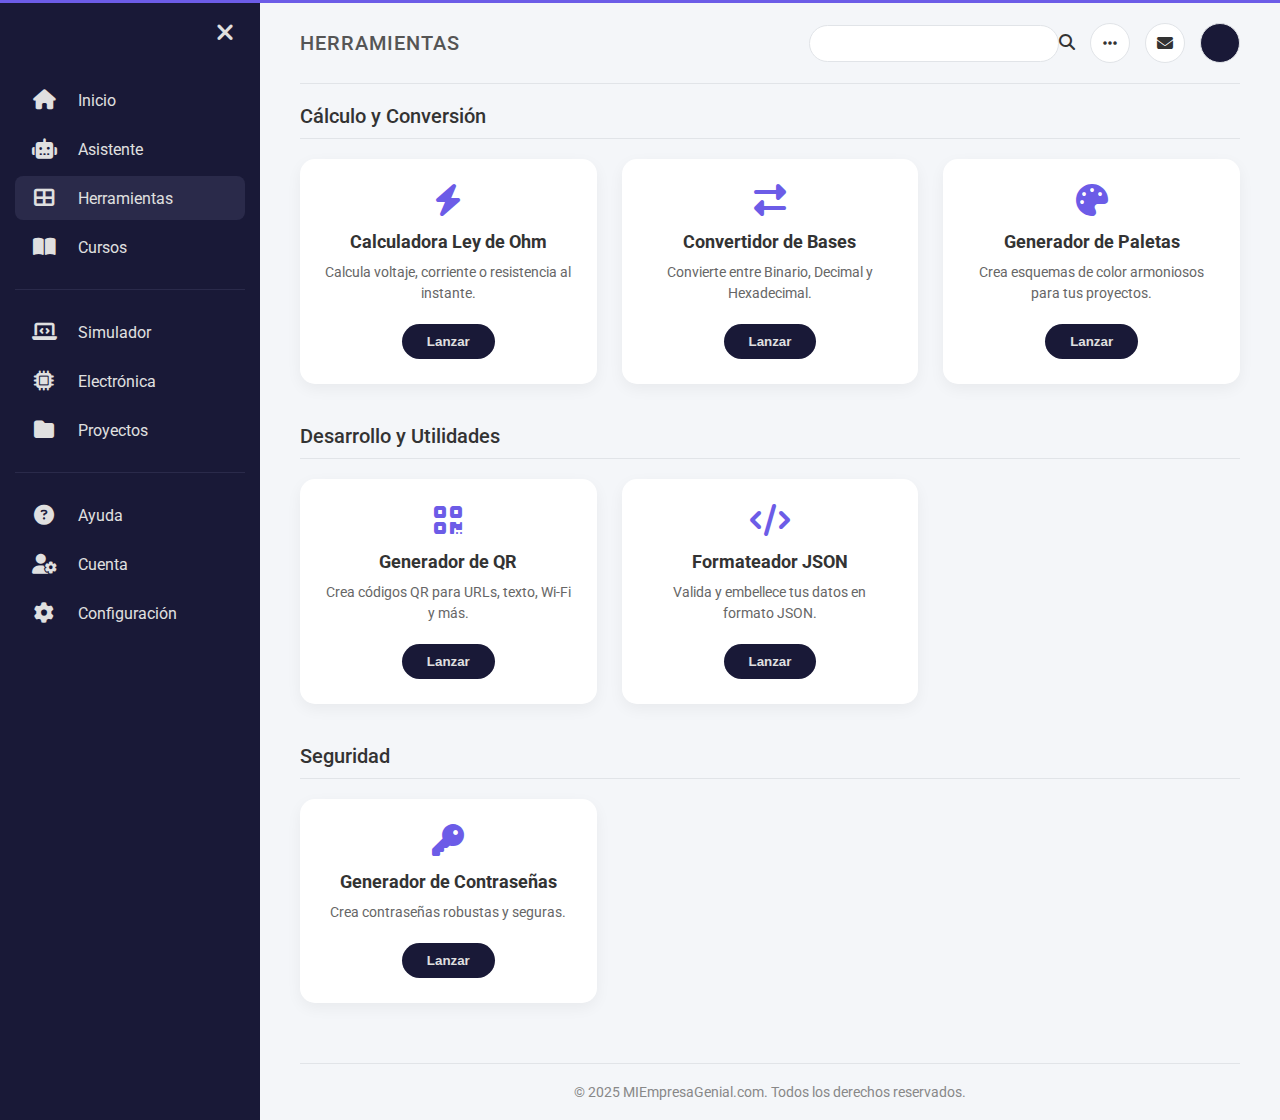
<file: Herramientas.html>
<!DOCTYPE html>
<html lang="es">
<head>
    <meta charset="UTF-8">
    <meta name="viewport" content="width=device-width, initial-scale=1.0">
    <title>Centro de Herramientas</title>
    <link rel="stylesheet" href="Herramientas.css">
    <link rel="stylesheet" href="https://cdnjs.cloudflare.com/ajax/libs/font-awesome/6.5.1/css/all.min.css">
</head>
<body>
    <div class="container">
        <!-- ===== PANEL LATERAL (SIDEBAR) ===== -->
        <aside class="sidebar" id="sidebar">
            <div class="sidebar-header">
                <button class="toggle-btn" id="toggle-btn">
                    <i class="fas fa-xmark icon-close"></i><i class="fas fa-bars icon-menu"></i>
                </button>
            </div>
            <nav class="sidebar-nav">
                <ul>
                    <li><a href="Index.html" title="Inicio"><i class="fas fa-house"></i><span>Inicio</span></a></li>
                    <li><a href="Asistente.html" title="Asistente"><i class="fas fa-robot"></i><span>Asistente</span></a></li>
                    <li><a href="Herramientas.html" class="active" title="Herramientas"><i class="fas fa-table-cells-large"></i><span>Herramientas</span></a></li>
                    <li><a href="Cursos.html" title="Cursos"><i class="fas fa-book-open"></i><span>Cursos</span></a></li>
                    <div class="divider"></div>
                    <li><a href="Simulador.html" title="Simulador"><i class="fas fa-laptop-code"></i><span>Simulador</span></a></li>
                    <li><a href="#" title="Electrónica"><i class="fas fa-microchip"></i><span>Electrónica</span></a></li>
                    <li><a href="Proyectos.html" title="Proyectos"><i class="fas fa-folder"></i><span>Proyectos</span></a></li>
                    <div class="divider"></div>
                    <li><a href="Ayuda.html" title="Ayuda"><i class="fas fa-circle-question"></i><span>Ayuda</span></a></li>
                    <li><a href="Cuenta.html" title="Cuenta"><i class="fas fa-user-gear"></i><span>Cuenta</span></a></li>
                    <li><a href="Configuracion.html" title="Configuración"><i class="fas fa-gear"></i><span>Configuración</span></a></li>
                </ul>
            </nav>
        </aside>

        <!-- ===== CONTENIDO PRINCIPAL ===== -->
        <main class="main-content" id="main-content">
            <header class="main-header">
                <h1 class="page-title">HERRAMIENTAS</h1>
                <div class="header-actions">
                    <div class="search-bar"><input type="text" placeholder=""><i class="fas fa-search search-icon"></i></div>
                    <button class="icon-btn"><i class="fas fa-ellipsis"></i></button>
                    <button class="icon-btn"><i class="fas fa-envelope"></i></button>
                    <button class="icon-btn profile-btn"></button>
                </div>
            </header>

            <div class="tools-container">
                
                <section class="tool-category">
                    <h2>Cálculo y Conversión</h2>
                    <div class="tools-grid">
                        <article class="tool-card">
                            <i class="fas fa-bolt"></i>
                            <h3>Calculadora Ley de Ohm</h3>
                            <p>Calcula voltaje, corriente o resistencia al instante.</p>
                            <button class="launch-tool-btn" data-tool="ohm-calculator">Lanzar</button>
                        </article>
                        <article class="tool-card">
                            <i class="fas fa-exchange-alt"></i>
                            <h3>Convertidor de Bases</h3>
                            <p>Convierte entre Binario, Decimal y Hexadecimal.</p>
                            <button class="launch-tool-btn" data-tool="base-converter">Lanzar</button>
                        </article>
                         <article class="tool-card">
                            <i class="fas fa-palette"></i>
                            <h3>Generador de Paletas</h3>
                            <p>Crea esquemas de color armoniosos para tus proyectos.</p>
                            <button class="launch-tool-btn" data-tool="palette-generator">Lanzar</button>
                        </article>
                    </div>
                </section>

                <section class="tool-category">
                    <h2>Desarrollo y Utilidades</h2>
                    <div class="tools-grid">
                        <article class="tool-card">
                            <i class="fas fa-qrcode"></i>
                            <h3>Generador de QR</h3>
                            <p>Crea códigos QR para URLs, texto, Wi-Fi y más.</p>
                            <button class="launch-tool-btn" data-tool="qr-generator">Lanzar</button>
                        </article>
                        <article class="tool-card">
                            <i class="fas fa-code"></i>
                            <h3>Formateador JSON</h3>
                            <p>Valida y embellece tus datos en formato JSON.</p>
                            <button class="launch-tool-btn" data-tool="json-formatter">Lanzar</button>
                        </article>
                    </div>
                </section>

                <section class="tool-category">
                    <h2>Seguridad</h2>
                    <div class="tools-grid">
                        <article class="tool-card">
                            <i class="fas fa-key"></i>
                            <h3>Generador de Contraseñas</h3>
                            <p>Crea contraseñas robustas y seguras.</p>
                            <button class="launch-tool-btn" data-tool="password-generator">Lanzar</button>
                        </article>
                    </div>
                </section>

            </div>
            
            <footer class="main-footer-bottom">
                <p>© 2025 MIEmpresaGenial.com. Todos los derechos reservados.</p>
            </footer>
        </main>
    </div>

    <!-- ===== VENTANA MODAL GENÉRICA (Oculta por defecto) ===== -->
    <div class="modal-overlay" id="modal-overlay">
        <div class="modal" id="tool-modal">
            <div class="modal-header">
                <h2 class="modal-title" id="modal-title"></h2>
                <button class="modal-close" id="modal-close">&times;</button>
            </div>
            <div class="modal-body" id="modal-body">
                <!-- El contenido de la herramienta se inyectará aquí -->
            </div>
        </div>
    </div>

    <script src="Herramientas.js"></script>
</body>
</html>
</file>
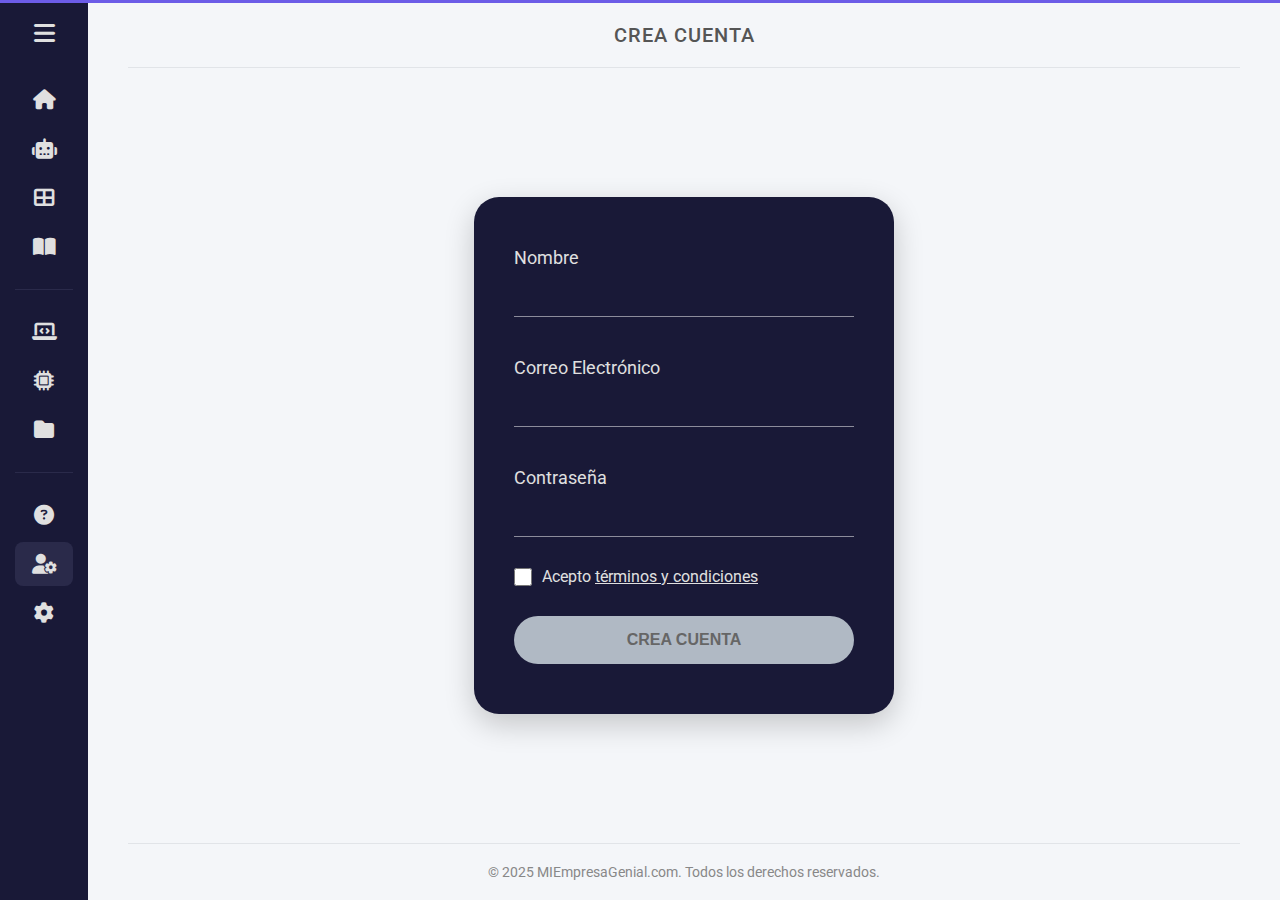
<file: Login.html>
<!DOCTYPE html>
<html lang="es">
<head>
    <meta charset="UTF-8">
    <meta name="viewport" content="width=device-width, initial-scale=1.0">
    <title>Crear Cuenta</title>
    <link rel="stylesheet" href="Login.css">
    <link rel="stylesheet" href="https://cdnjs.cloudflare.com/ajax/libs/font-awesome/6.5.1/css/all.min.css">
</head>
<body>
    <div class="container">
        <!-- ===== PANEL LATERAL (SIDEBAR) ===== -->
        <!-- La imagen de ejemplo muestra la barra lateral como "fantasma", por lo que la dejo colapsada por defecto -->
        <aside class="sidebar collapsed" id="sidebar">
            <div class="sidebar-header">
                <button class="toggle-btn" id="toggle-btn">
                    <i class="fas fa-xmark icon-close"></i>
                    <i class="fas fa-bars icon-menu"></i>
                </button>
            </div>
            <nav class="sidebar-nav">
                <ul>
                    <li><a href="Index.html" title="Inicio"><i class="fas fa-house"></i><span>Inicio</span></a></li>
                    <li><a href="Asistente.html" title="Asistente"><i class="fas fa-robot"></i><span>Asistente</span></a></li>
                    <li><a href="Herramientas.html" title="Herramientas"><i class="fas fa-table-cells-large"></i><span>Herramientas</span></a></li>
                    <li><a href="Cursos.html" title="Cursos"><i class="fas fa-book-open"></i><span>Cursos</span></a></li>
                    <div class="divider"></div>
                    <li><a href="Simulador.html" title="Simulador"><i class="fas fa-laptop-code"></i><span>Simulador</span></a></li>
                    <li><a href="#" title="Electrónica"><i class="fas fa-microchip"></i><span>Electrónica</span></a></li>
                    <li><a href="Proyectos.html" title="Proyectos"><i class="fas fa-folder"></i><span>Proyectos</span></a></li>
                    <div class="divider"></div>
                    <li><a href="Ayuda.html" title="Ayuda"><i class="fas fa-circle-question"></i><span>Ayuda</span></a></li>
                    <li><a href="Cuenta.html" class="active" title="Cuenta"><i class="fas fa-user-gear"></i><span>Cuenta</span></a></li>
                    <li><a href="Configuracion.html" title="Configuración"><i class="fas fa-gear"></i><span>Configuración</span></a></li>
                </ul>
            </nav>
        </aside>

        <!-- ===== CONTENIDO PRINCIPAL ===== -->
        <main class="main-content" id="main-content">
            <header class="main-header simple">
                <h1 class="page-title">CREA CUENTA</h1>
            </header>

            <div class="auth-container">
                <form class="auth-form" id="signup-form" novalidate>
                    <div class="form-group">
                        <label for="name">Nombre</label>
                        <input type="text" id="name" name="name">
                    </div>
                    <div class="form-group">
                        <label for="email">Correo Electrónico</label>
                        <input type="email" id="email" name="email">
                    </div>
                    <div class="form-group">
                        <label for="password">Contraseña</label>
                        <input type="password" id="password" name="password">
                    </div>
                    <div class="form-group terms">
                        <input type="checkbox" id="terms" name="terms">
                        <label for="terms">Acepto <span class="link" id="terms-link">términos y condiciones</span></label>
                    </div>
                    <button type="submit" class="auth-button" id="submit-btn" disabled>CREA CUENTA</button>
                </form>
            </div>
            
            <footer class="main-footer-bottom">
                <p>© 2025 MIEmpresaGenial.com. Todos los derechos reservados.</p>
            </footer>
        </main>
    </div>

    <!-- ===== VENTANA MODAL para T&C (Oculta por defecto) ===== -->
    <div class="modal-overlay" id="modal-overlay">
        <div class="modal" id="modal">
            <div class="modal-header">
                <h2 class="modal-title">Términos y Condiciones</h2>
                <button class="modal-close" id="modal-close">&times;</button>
            </div>
            <div class="modal-body" id="modal-body-terms">
                <!-- El contenido se generará con JavaScript -->
            </div>
        </div>
    </div>

    <script src="Login.js"></script>
</body>
</html>
</file>
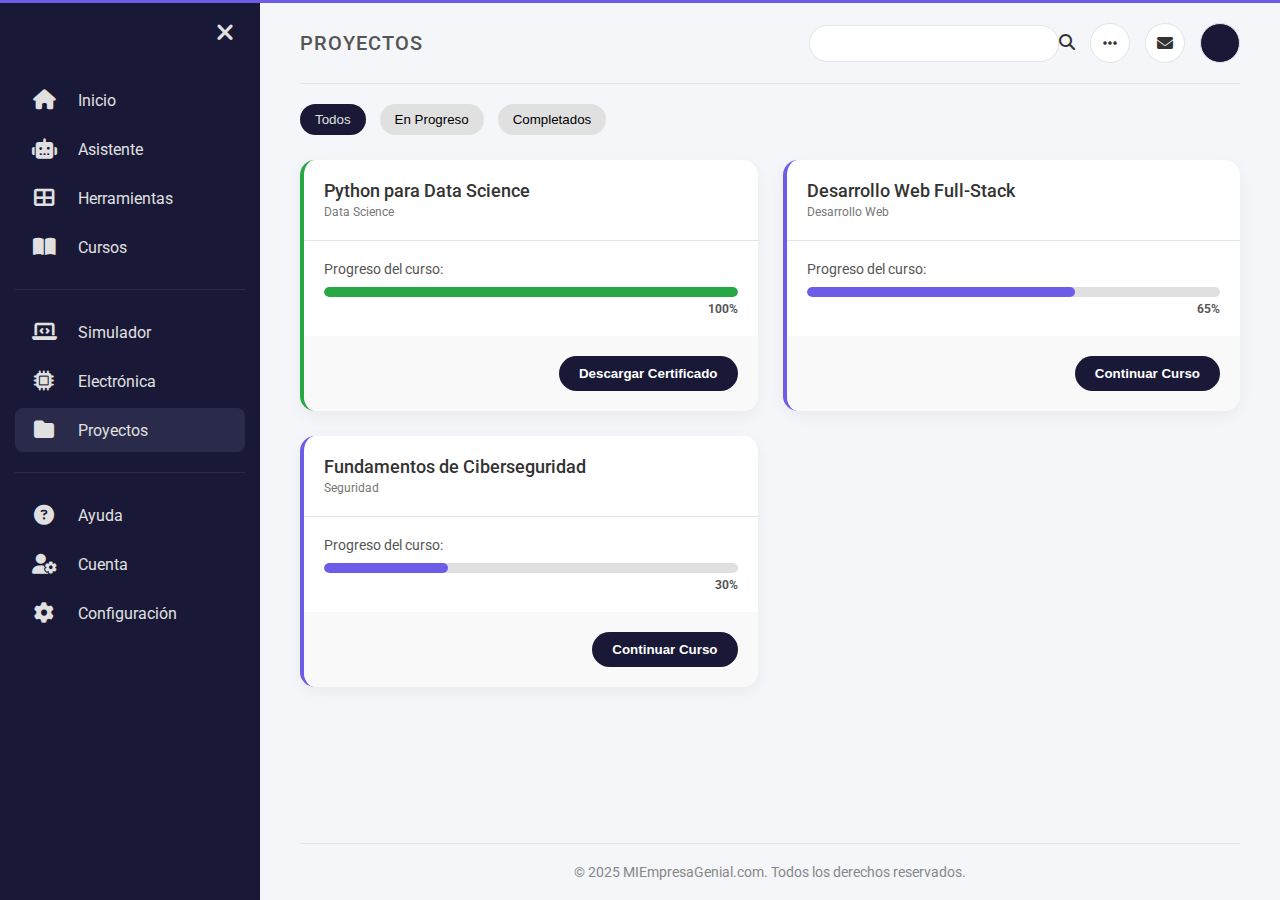
<file: Proyectos.html>
<!DOCTYPE html>
<html lang="es">
<head>
    <meta charset="UTF-8">
    <meta name="viewport" content="width=device-width, initial-scale=1.0">
    <title>Mis Proyectos</title>
    <link rel="stylesheet" href="Proyectos.css">
    <link rel="stylesheet" href="https://cdnjs.cloudflare.com/ajax/libs/font-awesome/6.5.1/css/all.min.css">
</head>
<body>
    <div class="container">
        <!-- ===== PANEL LATERAL (SIDEBAR) ===== -->
        <aside class="sidebar" id="sidebar">
            <div class="sidebar-header">
                <button class="toggle-btn" id="toggle-btn">
                    <i class="fas fa-xmark icon-close"></i><i class="fas fa-bars icon-menu"></i>
                </button>
            </div>
            <nav class="sidebar-nav">
                <ul>
                    <li><a href="Index.html" title="Inicio"><i class="fas fa-house"></i><span>Inicio</span></a></li>
                    <li><a href="Asistente.html" title="Asistente"><i class="fas fa-robot"></i><span>Asistente</span></a></li>
                    <li><a href="Herramientas.html" title="Herramientas"><i class="fas fa-table-cells-large"></i><span>Herramientas</span></a></li>
                    <li><a href="Cursos.html" title="Cursos"><i class="fas fa-book-open"></i><span>Cursos</span></a></li>
                    <div class="divider"></div>
                    <li><a href="Simulador.html" title="Simulador"><i class="fas fa-laptop-code"></i><span>Simulador</span></a></li>
                    <li><a href="#" title="Electrónica"><i class="fas fa-microchip"></i><span>Electrónica</span></a></li>
                    <li><a href="Proyectos.html" class="active" title="Proyectos"><i class="fas fa-folder"></i><span>Proyectos</span></a></li>
                    <div class="divider"></div>
                    <li><a href="Ayuda.html" title="Ayuda"><i class="fas fa-circle-question"></i><span>Ayuda</span></a></li>
                    <li><a href="Cuenta.html" title="Cuenta"><i class="fas fa-user-gear"></i><span>Cuenta</span></a></li>
                    <li><a href="Configuracion.html" title="Configuración"><i class="fas fa-gear"></i><span>Configuración</span></a></li>
                </ul>
            </nav>
        </aside>

        <!-- ===== CONTENIDO PRINCIPAL ===== -->
        <main class="main-content" id="main-content">
            <header class="main-header">
                <h1 class="page-title">PROYECTOS</h1>
                <div class="header-actions">
                    <div class="search-bar"><input type="text" placeholder=""><i class="fas fa-search search-icon"></i></div>
                    <button class="icon-btn"><i class="fas fa-ellipsis"></i></button>
                    <button class="icon-btn"><i class="fas fa-envelope"></i></button>
                    <button class="icon-btn profile-btn"></button>
                </div>
            </header>

            <div class="projects-container">
                <div class="projects-toolbar">
                    <div class="filters">
                        <button class="filter-btn active" data-filter="all">Todos</button>
                        <button class="filter-btn" data-filter="in-progress">En Progreso</button>
                        <button class="filter-btn" data-filter="completed">Completados</button>
                    </div>
                </div>

                <div class="projects-grid" id="projects-grid">
                    <article class="project-card" data-status="completed" data-progress="100">
                        <div class="card-header">
                            <h3 class="project-title">Python para Data Science</h3>
                            <span class="project-category">Data Science</span>
                        </div>
                        <div class="card-body">
                            <p class="progress-label">Progreso del curso:</p>
                            <div class="progress-bar-container">
                                <div class="progress-bar-fill"></div>
                            </div>
                            <span class="progress-percentage">100%</span>
                        </div>
                        <div class="card-footer">
                            <button class="project-button continue-btn">Continuar Curso</button>
                            <button class="project-button certificate-btn">Descargar Certificado</button>
                        </div>
                    </article>
                    
                    <article class="project-card" data-status="in-progress" data-progress="65">
                        <div class="card-header">
                            <h3 class="project-title">Desarrollo Web Full-Stack</h3>
                            <span class="project-category">Desarrollo Web</span>
                        </div>
                        <div class="card-body">
                            <p class="progress-label">Progreso del curso:</p>
                            <div class="progress-bar-container">
                                <div class="progress-bar-fill"></div>
                            </div>
                            <span class="progress-percentage">65%</span>
                        </div>
                        <div class="card-footer">
                            <button class="project-button continue-btn">Continuar Curso</button>
                            <button class="project-button certificate-btn">Descargar Certificado</button>
                        </div>
                    </article>

                     <article class="project-card" data-status="in-progress" data-progress="30">
                        <div class="card-header">
                            <h3 class="project-title">Fundamentos de Ciberseguridad</h3>
                            <span class="project-category">Seguridad</span>
                        </div>
                        <div class="card-body">
                            <p class="progress-label">Progreso del curso:</p>
                            <div class="progress-bar-container">
                                <div class="progress-bar-fill"></div>
                            </div>
                            <span class="progress-percentage">30%</span>
                        </div>
                        <div class="card-footer">
                            <button class="project-button continue-btn">Continuar Curso</button>
                            <button class="project-button certificate-btn">Descargar Certificado</button>
                        </div>
                    </article>
                </div>
                
                <div class="empty-state" id="empty-state">
                    <i class="fas fa-folder-open"></i>
                    <h3>No tienes proyectos aún</h3>
                    <p>Explora nuestros cursos y empieza a aprender hoy mismo.</p>
                    <button class="explore-courses-btn">Ver Cursos</button>
                </div>
            </div>
            
            <footer class="main-footer-bottom">
                <p>© 2025 MIEmpresaGenial.com. Todos los derechos reservados.</p>
            </footer>
        </main>
    </div>
    
    <!-- ===== VENTANA MODAL para Certificado (Oculta por defecto) ===== -->
    <div class="modal-overlay" id="modal-overlay">
        <div class="modal" id="certificate-modal">
            <div class="modal-header">
                <h2 class="modal-title">¡Felicitaciones!</h2>
                <button class="modal-close">&times;</button>
            </div>
            <div class="modal-body">
                <i class="fas fa-award success-icon"></i>
                <p class="modal-description">Has completado con éxito el curso de <strong id="course-name-modal"></strong>. Ahora puedes descargar tu certificado.</p>
                <button class="modal-action-btn" id="download-pdf-btn">Descargar PDF</button>
            </div>
        </div>
    </div>

    <script src="Proyectos.js"></script>
</body>
</html>
</file>
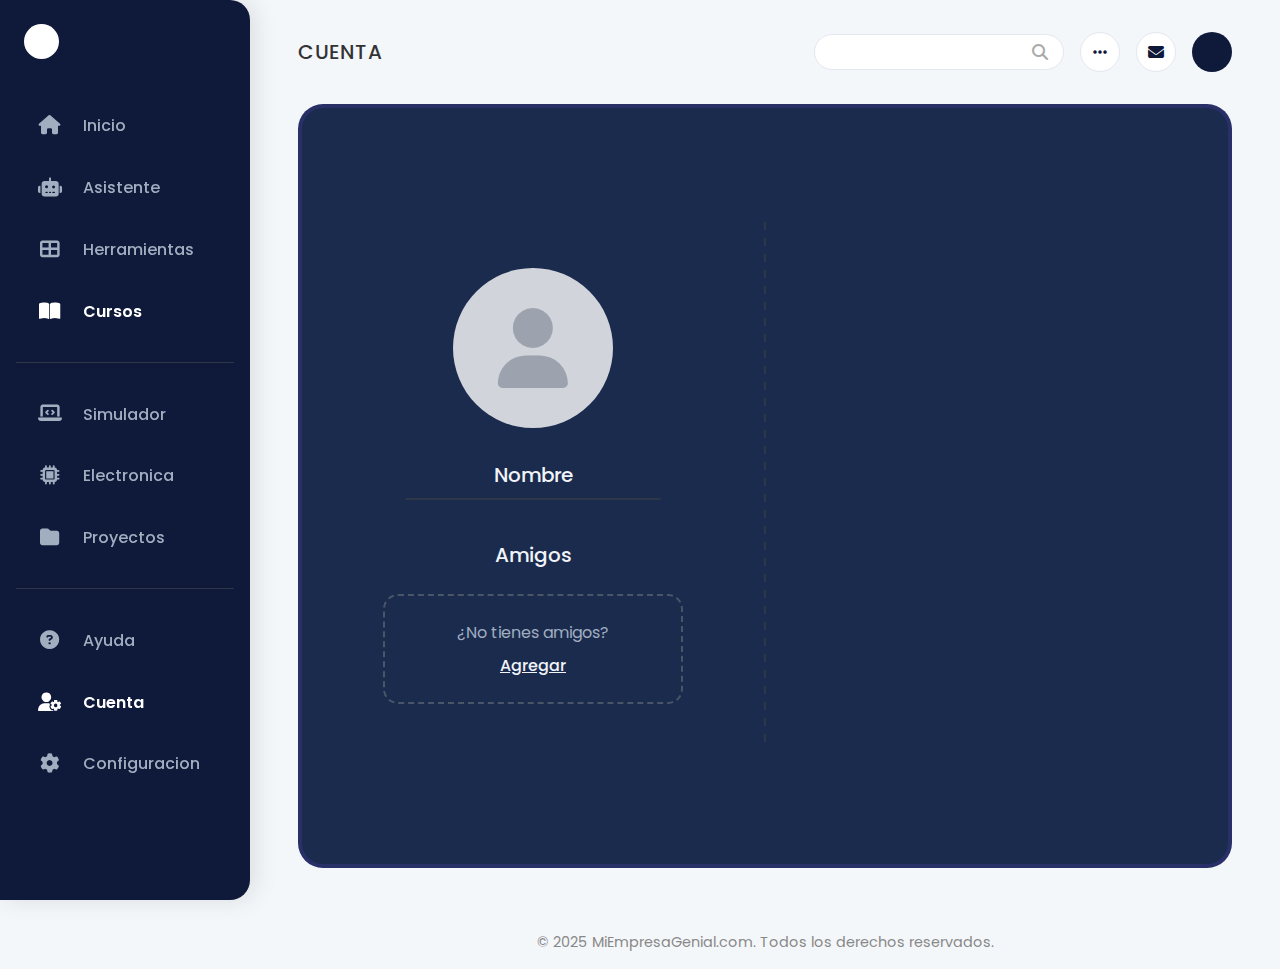
<file: Technotitlan/public/cuenta.html>
<!DOCTYPE html>
<html lang="es">
<head>
    <meta charset="UTF-8">
    <meta name="viewport" content="width=device-width, initial-scale=1.0">
    <title>Mi Cuenta - Plataforma Genial</title>
    
    <!-- Google Fonts: Poppins -->
    <link rel="preconnect" href="https://fonts.googleapis.com">
    <link rel="preconnect" href="https://fonts.gstatic.com" crossorigin>
    <link href="https://fonts.googleapis.com/css2?family=Poppins:wght@300;400;500;600;700&display=swap" rel="stylesheet">
    
    <!-- Font Awesome Icons -->
    <link rel="stylesheet" href="https://cdnjs.cloudflare.com/ajax/libs/font-awesome/6.5.2/css/all.min.css">

    <!-- CSS Personalizado -->
    <link rel="stylesheet" href="css/cuenta.css">
</head>
<body>

    <!-- ==================== BARRA LATERAL ==================== -->
    <nav class="sidebar" id="sidebar">
        <div class="sidebar-header">
            <div class="sidebar-logo"></div>
            <button class="close-btn" id="close-btn" title="Cerrar Menú">
                <i class="fas fa-times"></i>
            </button>
        </div>
        
        <ul class="nav-links">
            <li><a href="#"><i class="fas fa-home"></i><span>Inicio</span></a></li>
            <li><a href="#"><i class="fas fa-robot"></i><span>Asistente</span></a></li>
            <li><a href="#"><i class="fas fa-th-large"></i><span>Herramientas</span></a></li>
            <li><a href="Technotitlan/index.html" class="active"><i class="fas fa-book-open"></i><span>Cursos</span></a></li>
            <hr>
            <li><a href="#"><i class="fas fa-laptop-code"></i><span>Simulador</span></a></li>
            <li><a href="#"><i class="fas fa-microchip"></i><span>Electronica</span></a></li>
            <li><a href="#"><i class="fas fa-folder"></i><span>Proyectos</span></a></li>
            <hr>
            <li><a href="#"><i class="fas fa-question-circle"></i><span>Ayuda</span></a></li>
            <li><a href="cuenta.html" class="active"><i class="fas fa-user-cog"></i><span>Cuenta</span></a></li>
            <li><a href="#"><i class="fas fa-cog"></i><span>Configuracion</span></a></li>
        </ul>
    </nav>

    <!-- ==================== CONTENIDO PRINCIPAL ==================== -->
    <main class="main-content" id="main-content">
        <div class="main-wrapper">
            <!-- Cabecera Principal -->
            <header class="main-header">
                <div class="header-left">
                    <button class="mobile-menu-btn" id="mobile-menu-btn" title="Abrir Menú">
                        <i class="fas fa-bars"></i>
                    </button>
                    <h1>CUENTA</h1>
                </div>
                <div class="header-right">
                    <div class="search-container">
                        <input type="search" placeholder="">
                        <i class="fas fa-search"></i>
                    </div>
                    <button class="icon-btn" title="Más opciones"><i class="fas fa-ellipsis-h"></i></button>
                    <button class="icon-btn" title="Mensajes"><i class="fas fa-envelope"></i></button>
                    <div class="profile-avatar-header" title="Mi Perfil"></div>
                </div>
            </header>

            <!-- Panel de la Cuenta -->
            <section class="account-dashboard">
                <div class="profile-details">
                    <div class="profile-picture">
                        <i class="fas fa-user"></i>
                    </div>
                    <h2 class="section-title">Nombre</h2>
                    <div class="name-placeholder"></div>
                    <h2 class="section-title friends-title">Amigos</h2>
                    <div class="friends-placeholder">
                        <p>¿No tienes amigos?</p>
                        <a href="#">Agregar</a>
                    </div>
                </div>

                <div class="stats-separator"></div>

                <div class="profile-stats">
                    <div class="stat-item">
                        <i class="fas fa-trophy"></i>
                        <span>Logros</span>
                    </div>
                    <div class="stat-item">
                        <i class="fas fa-bullseye"></i>
                        <span>Progreso</span>
                    </div>
                    <div class="stat-item">
                        <i class="fas fa-award"></i>
                        <span>EXP</span>
                    </div>
                </div>
            </section>
        </div>

        <!-- Pie de Página -->
        <footer>
            <p>© 2025 MiEmpresaGenial.com. Todos los derechos reservados.</p>
        </footer>
    </main>
    
    <!-- JavaScript Personalizado -->
    <script src="js/cuenta.js"></script>
</body>
</html>
</file>
<file: Asistente.css>
/* --- FUENTE Y CONFIGURACIÓN GLOBAL --- */
@import url('https://fonts.googleapis.com/css2?family=Roboto:wght@400;500;700&display=swap');

:root {
    --dark-blue: #191937;
    --light-blue-active: #2a2a4a;
    --main-bg: #f4f6f9;
    --text-light: #e0e0e0;
    --text-dark: #333;
    --border-color: #e1e4e8;
    --accent-purple: #6c5ce7;
    --sidebar-width-expanded: 260px;
    --sidebar-width-collapsed: 88px;
}

* {
    margin: 0;
    padding: 0;
    box-sizing: border-box;
}

body {
    font-family: 'Roboto', sans-serif;
    background-color: var(--main-bg);
    color: var(--text-dark);
    overflow-x: hidden;
    border-top: 3px solid var(--accent-purple);
}

.container {
    display: flex;
    min-height: calc(100vh - 3px);
}

/* --- PANEL LATERAL (SIDEBAR) --- */
.sidebar {
    width: var(--sidebar-width-expanded);
    background-color: var(--dark-blue);
    color: var(--text-light);
    display: flex;
    flex-direction: column;
    padding: 15px;
    flex-shrink: 0;
    transition: width 0.3s ease-in-out;
    position: relative;
    z-index: 100;
}

.sidebar.collapsed {
    width: var(--sidebar-width-collapsed);
}

.sidebar-header {
    display: flex;
    justify-content: flex-end; /* Alinea el botón a la derecha */
    align-items: center;
    margin-bottom: 30px;
    padding: 0 5px;
}

.toggle-btn {
    background: transparent;
    border: none;
    color: var(--text-light);
    font-size: 24px;
    cursor: pointer;
    width: 30px;
    height: 30px;
    position: relative;
}

/* Lógica para mostrar/ocultar los íconos del botón */
.toggle-btn .icon-menu { display: none; }
.toggle-btn .icon-close { display: block; }

.sidebar.collapsed .toggle-btn .icon-menu { display: block; }
.sidebar.collapsed .toggle-btn .icon-close { display: none; }
.sidebar.collapsed .sidebar-header {
    justify-content: center; /* Centra el botón cuando está colapsado */
}

/* --- NAVEGACIÓN DEL SIDEBAR --- */
.sidebar-nav ul {
    list-style: none;
}

.sidebar-nav a {
    display: flex;
    align-items: center;
    padding: 12px 15px;
    color: var(--text-light);
    text-decoration: none;
    border-radius: 8px;
    margin-bottom: 5px;
    transition: background-color 0.2s ease;
    white-space: nowrap; /* Evita que el texto se rompa en dos líneas */
    overflow: hidden; /* Oculta el texto que se desborda */
}

.sidebar-nav a:hover {
    background-color: var(--light-blue-active);
}
.sidebar-nav a.active {
    background-color: var(--light-blue-active);
    font-weight: 500;
}

.sidebar-nav a i {
    font-size: 20px;
    min-width: 28px;
    text-align: center;
    margin-right: 20px;
    transition: margin 0.3s ease-in-out;
}

.sidebar-nav a span {
    font-size: 16px;
    opacity: 1;
    transition: opacity 0.2s ease-in-out;
}

.sidebar.collapsed .sidebar-nav a {
    justify-content: center;
    padding: 12px 10px;
}
.sidebar.collapsed .sidebar-nav a i {
    margin-right: 0;
}
.sidebar.collapsed .sidebar-nav a span {
    opacity: 0;
    width: 0;
    pointer-events: none; /* El texto no será clickeable */
}

.divider {
    height: 1px;
    background-color: var(--light-blue-active);
    margin: 20px 0;
    transition: margin 0.3s ease-in-out;
}

.sidebar.collapsed .divider {
    margin: 20px 10px;
}

/* --- CONTENIDO PRINCIPAL --- */
.main-content {
    flex-grow: 1;
    display: flex;
    flex-direction: column;
    padding: 0 20px; /* Reducido para mejor responsividad */
    transition: margin-left 0.3s ease-in-out;
}

/* --- RESPONSIVIDAD --- */

/* Estilos para Tablets y Escritorio */
@media (min-width: 769px) {
    .main-content {
        margin-left: 0;
    }
}

/* Estilos para Móviles */
@media (max-width: 768px) {
    .sidebar {
        position: fixed;
        left: 0;
        top: 0;
        height: 100%;
        transform: translateX(0);
        transition: transform 0.3s ease-in-out, width 0.3s ease-in-out;
        border-top-right-radius: 0;
        border-bottom-right-radius: 0;
    }

    .sidebar.collapsed {
        transform: translateX(calc(-1 * var(--sidebar-width-expanded)));
    }
    
    .main-content {
        margin-left: var(--sidebar-width-expanded);
        padding: 0 15px;
    }
    
    .sidebar.collapsed + .main-content {
        margin-left: 0;
    }
    
    .header-actions {
        flex-wrap: wrap;
        gap: 10px;
    }

    .search-bar {
        width: 100%;
        order: 3; /* Mueve la barra de búsqueda abajo */
    }

    .search-bar input {
        width: 100%;
    }
}

/* Estilos del resto de la página (la mayoría no necesitan cambios) */
.main-header { display: flex; justify-content: space-between; align-items: center; padding: 20px 0; border-bottom: 1px solid var(--border-color); flex-wrap: wrap;}
.page-title { font-size: 20px; color: #555; font-weight: 500; letter-spacing: 1px;}
.header-actions { display: flex; align-items: center; gap: 15px;}
.search-bar { position: relative; }
.search-bar input { width: 250px; padding: 10px 15px; border: 1px solid var(--border-color); border-radius: 20px; outline: none; transition: border-color 0.2s; }
.search-bar input:focus { border-color: var(--accent-purple); }
.search-bar .search-icon { position: absolute; right: 15px; top: 50%; transform: translateY(-50%); color: #888; }
.icon-btn { background-color: #fff; border: 1px solid var(--border-color); width: 40px; height: 40px; border-radius: 50%; display: flex; justify-content: center; align-items: center; font-size: 16px; cursor: pointer; color: var(--text-dark); }
.profile-btn { background-color: var(--dark-blue); }
.assistant-container { flex-grow: 1; display: flex; flex-direction: column; justify-content: center; align-items: center; gap: 30px; text-align: center; padding: 20px 0;}
.robot-illustration { margin-bottom: 20px; }
.action-buttons { display: flex; flex-wrap: wrap; justify-content: center; gap: 15px; }
.action-buttons button { background-color: #fff; border: 1px solid var(--border-color); padding: 12px 20px; border-radius: 20px; font-size: 14px; font-family: 'Roboto', sans-serif; cursor: pointer; display: flex; align-items: center; gap: 10px; transition: all 0.2s ease; }
.action-buttons button:hover { border-color: var(--accent-purple); box-shadow: 0 2px 8px rgba(0,0,0,0.05); }
.action-buttons .icon-only-btn { padding: 12px; width: 48px; justify-content: center; }
.prompt-area input { width: 100%; max-width: 600px; padding: 15px 20px; border: 1px solid var(--border-color); border-radius: 25px; font-size: 16px; outline: none; background-color: #fff; box-shadow: 0 4px 12px rgba(0,0,0,0.05); }
.main-footer-bottom { text-align: center; padding: 20px 0; font-size: 14px; color: #888; border-top: 1px solid var(--border-color); margin-top: 30px; }
</file>
<file: Ayuda.css>
/* --- ESTILOS GLOBALES Y DEL SIDEBAR (Sin cambios, pero incluidos para completitud) --- */
@import url('https://fonts.googleapis.com/css2?family=Roboto:wght@400;500;700&display=swap');
:root { --dark-blue: #191937; --light-blue-active: #2a2a4a; --main-bg: #f4f6f9; --text-light: #e0e0e0; --text-dark: #333; --border-color: #e1e4e8; --accent-purple: #6c5ce7; --sidebar-width-expanded: 260px; --sidebar-width-collapsed: 88px; }
* { margin: 0; padding: 0; box-sizing: border-box; }
body { font-family: 'Roboto', sans-serif; background-color: var(--main-bg); color: var(--text-dark); overflow-x: hidden; border-top: 3px solid var(--accent-purple); }
.container { display: flex; min-height: calc(100vh - 3px); }
/* ... Resto de estilos del sidebar sin cambios ... */
.sidebar { width: var(--sidebar-width-expanded); background-color: var(--dark-blue); color: var(--text-light); display: flex; flex-direction: column; padding: 15px; flex-shrink: 0; transition: width 0.3s ease-in-out; position: relative; z-index: 100; }
.sidebar.collapsed { width: var(--sidebar-width-collapsed); }
.sidebar-header{display:flex;justify-content:flex-end;align-items:center;margin-bottom:30px;padding:0 5px}.toggle-btn{background:transparent;border:none;color:var(--text-light);font-size:24px;cursor:pointer;width:30px;height:30px;position:relative}.toggle-btn .icon-menu{display:none}.toggle-btn .icon-close{display:block}.sidebar.collapsed .toggle-btn .icon-menu{display:block}.sidebar.collapsed .toggle-btn .icon-close{display:none}.sidebar.collapsed .sidebar-header{justify-content:center}.sidebar-nav ul{list-style:none}.sidebar-nav a{display:flex;align-items:center;padding:12px 15px;color:var(--text-light);text-decoration:none;border-radius:8px;margin-bottom:5px;transition:background-color .2s ease;white-space:nowrap;overflow:hidden}.sidebar-nav a:hover,.sidebar-nav a.active{background-color:var(--light-blue-active)}.sidebar-nav a i{font-size:20px;min-width:28px;text-align:center;margin-right:20px;transition:margin .3s ease-in-out}.sidebar-nav a span{font-size:16px;opacity:1;transition:opacity .2s ease-in-out}.sidebar.collapsed .sidebar-nav a{justify-content:center;padding:12px 10px}.sidebar.collapsed .sidebar-nav a i{margin-right:0}.sidebar.collapsed .sidebar-nav a span{opacity:0;width:0;pointer-events:none}.divider{height:1px;background-color:var(--light-blue-active);margin:20px 0;transition:margin .3s ease-in-out}

/* --- ESTILOS DEL CONTENIDO PRINCIPAL Y FOOTER --- */
.main-content { flex-grow: 1; display: flex; flex-direction: column; padding: 0 40px; }
.main-footer-bottom { text-align: center; padding: 20px 0; font-size: 14px; color: #888; border-top: 1px solid var(--border-color); margin-top: auto; }

/* --- NUEVOS ESTILOS PARA EL CENTRO DE AYUDA --- */
.help-center-container { padding: 40px 0; }
.hero-section { text-align: center; margin-bottom: 50px; }
.hero-section h1 { font-size: 28px; font-weight: 500; margin-bottom: 20px; }
.search-container { position: relative; max-width: 600px; margin: 0 auto; }
.search-container i { position: absolute; left: 20px; top: 50%; transform: translateY(-50%); color: #aaa; }
.search-container input { width: 100%; padding: 15px 20px 15px 50px; border-radius: 30px; border: 1px solid var(--border-color); font-size: 16px; outline: none; }
.search-container input:focus { border-color: var(--accent-purple); box-shadow: 0 0 0 3px rgba(108, 92, 231, 0.2); }

.category-grid { display: grid; grid-template-columns: repeat(auto-fit, minmax(220px, 1fr)); gap: 20px; margin-bottom: 50px; }
.category-card { background-color: var(--dark-blue); color: var(--text-light); padding: 25px; border-radius: 15px; text-decoration: none; text-align: center; transition: transform 0.2s ease, box-shadow 0.2s ease; }
.category-card:hover { transform: translateY(-5px); box-shadow: 0 8px 20px rgba(25, 25, 55, 0.15); }
.category-card i { font-size: 28px; margin-bottom: 15px; }
.category-card h4 { font-size: 18px; margin-bottom: 5px; }
.category-card p { font-size: 14px; color: #ccc; line-height: 1.4; }

.faq-section { max-width: 800px; margin: 0 auto 50px auto; }
.faq-section h2 { text-align: center; font-size: 24px; font-weight: 500; margin-bottom: 30px; }
.faq-item { border-bottom: 1px solid var(--border-color); }
.faq-question { width: 100%; background: none; border: none; text-align: left; padding: 20px 0; font-size: 18px; font-weight: 500; color: var(--text-dark); cursor: pointer; display: flex; justify-content: space-between; align-items: center; }
.faq-question i { transition: transform 0.3s ease; }
.faq-item.active .faq-question i { transform: rotate(45deg); }
.faq-answer { max-height: 0; overflow: hidden; transition: max-height 0.4s ease-out, padding 0.4s ease-out; }
.faq-answer p { color: #555; line-height: 1.6; padding-bottom: 20px; }
.faq-item.active .faq-answer { max-height: 200px; /* Ajusta si las respuestas son más largas */ }

.contact-section { text-align: center; background-color: #fff; padding: 40px; border-radius: 15px; }
.contact-section h2 { font-size: 22px; font-weight: 500; margin-bottom: 10px; }
.contact-section p { color: #666; margin-bottom: 20px; }
.contact-button { background-color: var(--accent-purple); color: white; border: none; padding: 12px 30px; border-radius: 25px; font-size: 16px; font-weight: bold; cursor: pointer; }

/* RESPONSIVIDAD */
@media (max-width: 768px) { .main-content { padding: 0 15px; } }
</file>
<file: Configuracion.css>
/* --- ESTILOS GLOBALES Y DEL SIDEBAR (Sin cambios, pero incluidos para completitud) --- */
@import url('https://fonts.googleapis.com/css2?family=Roboto:wght@400;500;700&display=swap');
:root { --dark-blue: #191937; --light-blue-active: #2a2a4a; --main-bg: #f4f6f9; --text-light: #e0e0e0; --text-dark: #333; --border-color: #e1e4e8; --accent-purple: #6c5ce7; --toggle-on: #00e0b8; --sidebar-width-expanded: 260px; --sidebar-width-collapsed: 88px; }
* { margin: 0; padding: 0; box-sizing: border-box; }
body { font-family: 'Roboto', sans-serif; background-color: var(--main-bg); color: var(--text-dark); overflow-x: hidden; border-top: 3px solid var(--accent-purple); }
.container { display: flex; min-height: calc(100vh - 3px); }
.sidebar { width: var(--sidebar-width-expanded); background-color: var(--dark-blue); color: var(--text-light); display: flex; flex-direction: column; padding: 15px; flex-shrink: 0; transition: width 0.3s ease-in-out; position: relative; z-index: 100; }
.sidebar.collapsed { width: var(--sidebar-width-collapsed); }
/* ... Resto de estilos del sidebar ... */
.sidebar-header{display:flex;justify-content:flex-end;align-items:center;margin-bottom:30px;padding:0 5px}.toggle-btn{background:transparent;border:none;color:var(--text-light);font-size:24px;cursor:pointer;width:30px;height:30px;position:relative}.toggle-btn .icon-menu{display:none}.toggle-btn .icon-close{display:block}.sidebar.collapsed .toggle-btn .icon-menu{display:block}.sidebar.collapsed .toggle-btn .icon-close{display:none}.sidebar.collapsed .sidebar-header{justify-content:center}.sidebar-nav ul{list-style:none}.sidebar-nav a{display:flex;align-items:center;padding:12px 15px;color:var(--text-light);text-decoration:none;border-radius:8px;margin-bottom:5px;transition:background-color .2s ease;white-space:nowrap;overflow:hidden}.sidebar-nav a:hover,.sidebar-nav a.active{background-color:var(--light-blue-active)}.sidebar-nav a i{font-size:20px;min-width:28px;text-align:center;margin-right:20px;transition:margin .3s ease-in-out}.sidebar-nav a span{font-size:16px;opacity:1;transition:opacity .2s ease-in-out}.sidebar.collapsed .sidebar-nav a{justify-content:center;padding:12px 10px}.sidebar.collapsed .sidebar-nav a i{margin-right:0}.sidebar.collapsed .sidebar-nav a span{opacity:0;width:0;pointer-events:none}.divider{height:1px;background-color:var(--light-blue-active);margin:20px 0;transition:margin .3s ease-in-out}

/* --- ESTILOS DEL CONTENIDO PRINCIPAL Y HEADER --- */
.main-content { flex-grow: 1; display: flex; flex-direction: column; padding: 0 40px; transition: margin-left 0.3s ease-in-out; }
.main-header { display: flex; justify-content: space-between; align-items: center; padding: 20px 0; border-bottom: 1px solid var(--border-color); }
.page-title, .header-actions, .search-bar, .icon-btn, .profile-btn, .main-footer-bottom { /* ... Estilos del header sin cambios ... */ }
.page-title{font-size:20px;color:#555;font-weight:500;letter-spacing:1px}.header-actions{display:flex;align-items:center;gap:15px}.search-bar{position:relative}.search-bar input{width:250px;padding:10px 15px;border:1px solid var(--border-color);border-radius:20px;outline:none}.icon-btn{background-color:#fff;border:1px solid var(--border-color);width:40px;height:40px;border-radius:50%;display:flex;justify-content:center;align-items:center;font-size:16px;cursor:pointer;color:var(--text-dark)}.profile-btn{background-color:var(--dark-blue)}.main-footer-bottom{text-align:center;padding:20px 0;font-size:14px;color:#888;border-top:1px solid var(--border-color);margin-top:auto}

/* --- NUEVOS ESTILOS PARA LA PÁGINA DE CONFIGURACIÓN --- */
.settings-container { background-color: var(--dark-blue); color: var(--text-light); padding: 30px 40px; margin: 30px 0; border-radius: 15px; }
.settings-container section { margin-bottom: 30px; }
.settings-container h3 { font-size: 14px; text-transform: uppercase; letter-spacing: 1px; color: #a0a0b0; margin-bottom: 20px; font-weight: 500; }
.setting-item { display: flex; justify-content: space-between; align-items: center; padding: 15px 0; border-bottom: 1px solid rgba(255, 255, 255, 0.1); }
.setting-item.no-border { border-bottom: none; }
.setting-item label { font-size: 16px; }
.setting-item a { color: var(--text-light); text-decoration: underline; font-size: 14px; cursor: pointer; }
.toggle-switch { position: relative; display: inline-block; width: 48px; height: 28px; }
.toggle-switch input { opacity: 0; width: 0; height: 0; }
.toggle-switch:before { content: ""; position: absolute; cursor: pointer; top: 0; left: 0; right: 0; bottom: 0; background-color: #3e3e5b; transition: .4s; border-radius: 34px; }
.toggle-switch:after { content: ""; position: absolute; height: 20px; width: 20px; left: 4px; bottom: 4px; background-color: white; transition: .4s; border-radius: 50%; }
input:checked + .toggle-switch:before { background-color: var(--toggle-on); }
input:checked + .toggle-switch:after { transform: translateX(20px); }

/* --- ESTILOS DE LAS VENTANAS MODALES --- */
.modal-overlay { position: fixed; top: 0; left: 0; width: 100%; height: 100%; background: rgba(0, 0, 0, 0.6); display: none; justify-content: center; align-items: center; z-index: 1000; opacity: 0; transition: opacity 0.3s ease; }
.modal-overlay.active { display: flex; opacity: 1; }
.modal { background: white; padding: 25px; border-radius: 12px; width: 90%; max-width: 500px; box-shadow: 0 5px 15px rgba(0,0,0,0.3); transform: scale(0.95); transition: transform 0.3s ease; display: none; } /* Oculto por defecto */
.modal-overlay.active .modal.active { display: block; transform: scale(1); } /* Activo */
.modal-header { display: flex; justify-content: space-between; align-items: center; border-bottom: 1px solid var(--border-color); padding-bottom: 15px; margin-bottom: 20px; }
.modal-title { font-size: 20px; color: var(--text-dark); }
.modal-close { background: none; border: none; font-size: 28px; color: #aaa; cursor: pointer; }
.modal-description { font-size: 14px; color: #666; margin-bottom: 20px; }
.modal-action-btn { width: 100%; padding: 12px; border: none; border-radius: 8px; font-size: 16px; cursor: pointer; background-color: var(--accent-purple); color: white; margin-top: 20px; }
/* Cookies */
.cookie-option { display: flex; justify-content: space-between; align-items: center; padding: 10px 0; border-bottom: 1px solid #f0f0f0; }
.cookie-option:last-of-type { border-bottom: none; }
.cookie-option small { font-size: 12px; color: #777; }
/* Planes */
.plan-option { border: 2px solid var(--border-color); border-radius: 8px; padding: 15px; margin-bottom: 10px; cursor: pointer; transition: border-color 0.2s; }
.plan-option.selected { border-color: var(--accent-purple); }
.plan-option h4, .plan-option .price { margin: 0 0 10px 0; }
.plan-option ul { list-style: none; font-size: 14px; color: #555; }
/* Pago */
.payment-form .form-row { margin-bottom: 15px; }
.payment-form label { display: block; font-size: 14px; color: #555; margin-bottom: 5px; }
.payment-form input { width: 100%; padding: 10px; border: 1px solid #ccc; border-radius: 6px; }
.form-row-group { display: flex; gap: 15px; }

/* --- RESPONSIVIDAD --- */
@media (max-width: 768px) { .main-content { padding: 0 15px; } .settings-container { padding: 20px; } }
</file>
<file: Cuenta.css>
/* --- ESTILOS GLOBALES Y DEL SIDEBAR (Sin cambios, pero incluidos para completitud) --- */
@import url('https://fonts.googleapis.com/css2?family=Roboto:wght@400;500;700&display=swap');
:root { --dark-blue: #191937; --light-blue-active: #2a2a4a; --main-bg: #f4f6f9; --text-light: #e0e0e0; --text-dark: #333; --border-color: #e1e4e8; --accent-purple: #6c5ce7; --sidebar-width-expanded: 260px; --sidebar-width-collapsed: 88px; }
* { margin: 0; padding: 0; box-sizing: border-box; }
body { font-family: 'Roboto', sans-serif; background-color: var(--main-bg); color: var(--text-dark); overflow-x: hidden; border-top: 3px solid var(--accent-purple); }
.container { display: flex; min-height: calc(100vh - 3px); }
.sidebar { width: var(--sidebar-width-expanded); background-color: var(--dark-blue); color: var(--text-light); display: flex; flex-direction: column; padding: 15px; flex-shrink: 0; transition: width 0.3s ease-in-out; position: relative; z-index: 100; }
.sidebar.collapsed { width: var(--sidebar-width-collapsed); }
.sidebar-header, .toggle-btn, .sidebar-nav, .divider { /* ... estilos del sidebar sin cambios ... */ }
.sidebar-header{display:flex;justify-content:flex-end;align-items:center;margin-bottom:30px;padding:0 5px}.toggle-btn{background:transparent;border:none;color:var(--text-light);font-size:24px;cursor:pointer;width:30px;height:30px;position:relative}.toggle-btn .icon-menu{display:none}.toggle-btn .icon-close{display:block}.sidebar.collapsed .toggle-btn .icon-menu{display:block}.sidebar.collapsed .toggle-btn .icon-close{display:none}.sidebar.collapsed .sidebar-header{justify-content:center}.sidebar-nav ul{list-style:none}.sidebar-nav a{display:flex;align-items:center;padding:12px 15px;color:var(--text-light);text-decoration:none;border-radius:8px;margin-bottom:5px;transition:background-color .2s ease;white-space:nowrap;overflow:hidden}.sidebar-nav a:hover,.sidebar-nav a.active{background-color:var(--light-blue-active)}.sidebar-nav a i{font-size:20px;min-width:28px;text-align:center;margin-right:20px;transition:margin .3s ease-in-out}.sidebar-nav a span{font-size:16px;opacity:1;transition:opacity .2s ease-in-out}.sidebar.collapsed .sidebar-nav a{justify-content:center;padding:12px 10px}.sidebar.collapsed .sidebar-nav a i{margin-right:0}.sidebar.collapsed .sidebar-nav a span{opacity:0;width:0;pointer-events:none}.divider{height:1px;background-color:var(--light-blue-active);margin:20px 0;transition:margin .3s ease-in-out}

/* --- ESTILOS DEL CONTENIDO PRINCIPAL Y HEADER --- */
.main-content { flex-grow: 1; display: flex; flex-direction: column; padding: 0 40px; transition: margin-left 0.3s ease-in-out; }
.main-header { display: flex; justify-content: space-between; align-items: center; padding: 20px 0; border-bottom: 1px solid var(--border-color); }
.page-title { font-size: 20px; color: #555; font-weight: 500; letter-spacing: 1px; }
.header-actions { display: flex; align-items: center; gap: 15px; }
.search-bar { position: relative; }
.search-bar input { width: 250px; padding: 10px 15px; border: 1px solid var(--border-color); border-radius: 20px; outline: none; }
.icon-btn { background-color: #fff; border: 1px solid var(--border-color); width: 40px; height: 40px; border-radius: 50%; display: flex; justify-content: center; align-items: center; font-size: 16px; cursor: pointer; color: var(--text-dark); }
.profile-btn { background-color: var(--dark-blue); }
.main-footer-bottom { text-align: center; padding: 20px 0; font-size: 14px; color: #888; border-top: 1px solid var(--border-color); margin-top: auto; }

/* --- NUEVOS ESTILOS PARA LA PÁGINA DE CUENTA --- */
.profile-container { flex-grow: 1; display: flex; justify-content: center; align-items: center; padding: 30px 0; }
.profile-card { display: flex; background-color: var(--dark-blue); color: var(--text-light); width: 100%; max-width: 800px; padding: 40px; border-radius: 25px; box-shadow: 0 10px 30px rgba(0,0,0,0.15); border: 1px solid rgba(255,255,255,0.1); gap: 40px; }
.profile-main { flex: 2; display: flex; flex-direction: column; align-items: center; }
.profile-stats { flex: 1; border-left: 2px dashed rgba(255, 255, 255, 0.3); padding-left: 40px; display: flex; align-items: center; }
.profile-picture { width: 120px; height: 120px; border-radius: 50%; background-color: #ccc; display: flex; justify-content: center; align-items: center; margin-bottom: 20px; }
.profile-picture i { font-size: 60px; color: #fff; }
.profile-name { text-align: center; margin-bottom: 30px; width: 100%; }
.profile-name label { font-size: 18px; color: var(--text-light); }
.profile-name p { font-size: 22px; margin-top: 10px; padding-bottom: 10px; border-bottom: 1px solid rgba(255, 255, 255, 0.5); }
.friends-section { width: 100%; text-align: center; }
.friends-section h3 { margin-bottom: 15px; font-weight: 500; }
.add-friends-box { border: 2px dashed rgba(255, 255, 255, 0.5); border-radius: 15px; padding: 20px; }
.add-friends-box p { margin-bottom: 10px; color: #ccc; }
.add-friends-box a { color: #fff; text-decoration: underline; font-weight: bold; }
.profile-stats ul { list-style: none; width: 100%; }
.profile-stats li { display: flex; align-items: center; gap: 20px; margin-bottom: 40px; font-size: 18px; }
.profile-stats li i { font-size: 28px; color: #fff; width: 30px; }

/* --- ESTILOS DE LA VENTANA MODAL DE AMIGOS --- */
.modal-overlay { position: fixed; top: 0; left: 0; width: 100%; height: 100%; background: rgba(0, 0, 0, 0.6); display: none; justify-content: center; align-items: center; z-index: 1000; opacity: 0; transition: opacity 0.3s ease; }
.modal-overlay.active { display: flex; opacity: 1; }
.modal { background: white; padding: 25px; border-radius: 12px; width: 90%; max-width: 450px; box-shadow: 0 5px 15px rgba(0,0,0,0.3); transform: scale(0.95); transition: transform 0.3s ease; }
.modal-overlay.active .modal { transform: scale(1); }
.modal-header { display: flex; justify-content: space-between; align-items: center; border-bottom: 1px solid var(--border-color); padding-bottom: 15px; margin-bottom: 20px; }
.modal-title { font-size: 20px; color: var(--text-dark); }
.modal-close { background: none; border: none; font-size: 28px; font-weight: bold; color: #aaa; cursor: pointer; }
#modal-body-friends h4 { font-weight: 500; color: #333; margin-bottom: 10px; }
.friend-code-area { display: flex; align-items: center; gap: 10px; background: #f0f0f0; border-radius: 8px; padding: 10px; margin-bottom: 15px; }
#my-friend-code { flex-grow: 1; font-family: 'Courier New', Courier, monospace; font-size: 18px; color: var(--text-dark); }
#copy-code-btn { background: var(--dark-blue); color: white; border: none; width: 35px; height: 35px; border-radius: 6px; cursor: pointer; font-size: 16px; }
.generate-btn, .add-btn { width: 100%; padding: 12px; border: none; border-radius: 8px; font-size: 16px; cursor: pointer; transition: background-color 0.2s; }
.generate-btn { background-color: #e0e0e0; color: #333; }
.modal-divider { border: 0; height: 1px; background: var(--border-color); margin: 25px 0; }
.add-code-area { display: flex; gap: 10px; }
#add-friend-input { flex-grow: 1; padding: 10px; border: 1px solid #ccc; border-radius: 8px; font-size: 16px; }
.add-btn { flex-shrink: 0; background-color: var(--accent-purple); color: white; width: auto; padding: 12px 20px; }

/* --- RESPONSIVIDAD --- */
@media (max-width: 850px) {
    .profile-card { flex-direction: column; max-width: 450px; }
    .profile-stats { border-left: none; border-top: 2px dashed rgba(255, 255, 255, 0.3); padding-left: 0; padding-top: 40px; }
}
@media (max-width: 768px) {
    .main-content { padding: 0 15px; }
}
</file>
<file: Herramientas.css>
/* --- ESTILOS GLOBALES Y DEL SIDEBAR (Sin cambios, pero incluidos para completitud) --- */
@import url('https://fonts.googleapis.com/css2?family=Roboto:wght@400;500;700&display=swap');
:root { --dark-blue: #191937; --light-blue-active: #2a2a4a; --main-bg: #f4f6f9; --text-light: #e0e0e0; --text-dark: #333; --border-color: #e1e4e8; --accent-purple: #6c5ce7; --sidebar-width-expanded: 260px; --sidebar-width-collapsed: 88px; }
* { margin: 0; padding: 0; box-sizing: border-box; }
body { font-family: 'Roboto', sans-serif; background-color: var(--main-bg); color: var(--text-dark); overflow-x: hidden; border-top: 3px solid var(--accent-purple); }
.container { display: flex; min-height: calc(100vh - 3px); }
/* ... Resto de estilos del sidebar sin cambios ... */
.sidebar { width: var(--sidebar-width-expanded); background-color: var(--dark-blue); color: var(--text-light); display: flex; flex-direction: column; padding: 15px; flex-shrink: 0; transition: width 0.3s ease-in-out; position: relative; z-index: 100; }
.sidebar.collapsed { width: var(--sidebar-width-collapsed); }
.sidebar-header{display:flex;justify-content:flex-end;align-items:center;margin-bottom:30px;padding:0 5px}.toggle-btn{background:transparent;border:none;color:var(--text-light);font-size:24px;cursor:pointer;width:30px;height:30px;position:relative}.toggle-btn .icon-menu{display:none}.toggle-btn .icon-close{display:block}.sidebar.collapsed .toggle-btn .icon-menu{display:block}.sidebar.collapsed .toggle-btn .icon-close{display:none}.sidebar.collapsed .sidebar-header{justify-content:center}.sidebar-nav ul{list-style:none}.sidebar-nav a{display:flex;align-items:center;padding:12px 15px;color:var(--text-light);text-decoration:none;border-radius:8px;margin-bottom:5px;transition:background-color .2s ease;white-space:nowrap;overflow:hidden}.sidebar-nav a:hover,.sidebar-nav a.active{background-color:var(--light-blue-active)}.sidebar-nav a i{font-size:20px;min-width:28px;text-align:center;margin-right:20px;transition:margin .3s ease-in-out}.sidebar-nav a span{font-size:16px;opacity:1;transition:opacity .2s ease-in-out}.sidebar.collapsed .sidebar-nav a{justify-content:center;padding:12px 10px}.sidebar.collapsed .sidebar-nav a i{margin-right:0}.sidebar.collapsed .sidebar-nav a span{opacity:0;width:0;pointer-events:none}.divider{height:1px;background-color:var(--light-blue-active);margin:20px 0;transition:margin .3s ease-in-out}

/* --- ESTILOS DEL CONTENIDO PRINCIPAL Y HEADER --- */
.main-content { flex-grow: 1; display: flex; flex-direction: column; padding: 0 40px; }
.main-header { display: flex; justify-content: space-between; align-items: center; padding: 20px 0; border-bottom: 1px solid var(--border-color); }
.page-title, .header-actions, .search-bar, .icon-btn, .profile-btn, .main-footer-bottom { /* ... Estilos del header sin cambios ... */ }
.page-title{font-size:20px;color:#555;font-weight:500;letter-spacing:1px}.header-actions{display:flex;align-items:center;gap:15px}.search-bar{position:relative}.search-bar input{width:250px;padding:10px 15px;border:1px solid var(--border-color);border-radius:20px;outline:none}.icon-btn{background-color:#fff;border:1px solid var(--border-color);width:40px;height:40px;border-radius:50%;display:flex;justify-content:center;align-items:center;font-size:16px;cursor:pointer;color:var(--text-dark)}.profile-btn{background-color:var(--dark-blue)}.main-footer-bottom{text-align:center;padding:20px 0;font-size:14px;color:#888;border-top:1px solid var(--border-color);margin-top:auto}

/* --- NUEVOS ESTILOS PARA EL CENTRO DE HERRAMIENTAS --- */
.tools-container { padding: 20px 0; }
.tool-category { margin-bottom: 40px; }
.tool-category h2 { font-size: 20px; font-weight: 500; color: var(--text-dark); margin-bottom: 20px; padding-bottom: 10px; border-bottom: 1px solid var(--border-color); }
.tools-grid { display: grid; grid-template-columns: repeat(auto-fill, minmax(250px, 1fr)); gap: 25px; }
.tool-card { background-color: #fff; border-radius: 15px; padding: 25px; text-align: center; box-shadow: 0 5px 15px rgba(0,0,0,0.05); transition: transform 0.2s ease, box-shadow 0.2s ease; }
.tool-card:hover { transform: translateY(-5px); box-shadow: 0 8px 25px rgba(0,0,0,0.1); }
.tool-card i { font-size: 32px; color: var(--accent-purple); margin-bottom: 15px; }
.tool-card h3 { font-size: 18px; color: var(--text-dark); margin-bottom: 10px; }
.tool-card p { font-size: 14px; color: #666; line-height: 1.5; margin-bottom: 20px; }
.launch-tool-btn { background-color: var(--dark-blue); color: var(--text-light); border: none; padding: 10px 25px; border-radius: 20px; font-weight: bold; cursor: pointer; }

/* --- ESTILOS DE LA VENTANA MODAL --- */
.modal-overlay { position: fixed; top: 0; left: 0; width: 100%; height: 100%; background: rgba(0, 0, 0, 0.6); display: none; justify-content: center; align-items: center; z-index: 1000; opacity: 0; transition: opacity 0.3s ease; }
.modal-overlay.active { display: flex; opacity: 1; }
.modal { background: white; padding: 25px; border-radius: 12px; width: 90%; max-width: 500px; box-shadow: 0 5px 15px rgba(0,0,0,0.3); transform: scale(0.95); transition: transform 0.3s ease; }
.modal-overlay.active .modal { transform: scale(1); }
.modal-header { display: flex; justify-content: space-between; align-items: center; border-bottom: 1px solid var(--border-color); padding-bottom: 15px; margin-bottom: 20px; }
.modal-title { font-size: 20px; color: var(--text-dark); }
.modal-close { background: none; border: none; font-size: 28px; color: #aaa; cursor: pointer; }

/* --- ESTILOS ESPECÍFICOS DE HERRAMIENTAS EN MODAL --- */
/* Calculadora Ley de Ohm */
.ohm-calculator-form { display: flex; flex-direction: column; gap: 15px; }
.ohm-calculator-form .input-group { display: flex; align-items: center; gap: 10px; }
.ohm-calculator-form label { flex-basis: 120px; }
.ohm-calculator-form input { flex-grow: 1; padding: 8px; border: 1px solid #ccc; border-radius: 6px; }
#ohm-result { margin-top: 15px; font-weight: bold; text-align: center; }

/* Generador de Contraseñas */
.password-generator .result-container { background-color: #f0f0f0; padding: 15px; border-radius: 8px; display: flex; justify-content: space-between; align-items: center; margin-bottom: 20px; }
#password-output { font-family: 'Courier New', monospace; font-size: 18px; overflow-x: auto; }
#copy-password-btn { background: none; border: none; font-size: 20px; cursor: pointer; }
.password-generator .options-container { display: flex; flex-direction: column; gap: 15px; }
.password-generator .option { display: flex; justify-content: space-between; align-items: center; }
.password-generator input[type="range"] { flex-grow: 1; margin: 0 10px; }
.password-generator input[type="checkbox"] { transform: scale(1.2); }
</file>
<file: Login.css>
/* --- FUENTE Y CONFIGURACIÓN GLOBAL --- */
@import url('https://fonts.googleapis.com/css2?family=Roboto:wght@400;500;700&display=swap');

:root {
    --dark-blue: #191937;
    --light-blue-active: #2a2a4a;
    --main-bg: #f4f6f9;
    --text-light: #e0e0e0;
    --text-dark: #333;
    --border-color: #e1e4e8;
    --accent-purple: #6c5ce7;
    --sidebar-width-expanded: 260px;
    --sidebar-width-collapsed: 88px;
}

* { margin: 0; padding: 0; box-sizing: border-box; }
body { font-family: 'Roboto', sans-serif; background-color: var(--main-bg); color: var(--text-dark); overflow-x: hidden; border-top: 3px solid var(--accent-purple); }
.container { display: flex; min-height: calc(100vh - 3px); }

/* --- SIDEBAR Y RESPONSIVIDAD (Sin cambios) --- */
.sidebar { width: var(--sidebar-width-expanded); background-color: var(--dark-blue); color: var(--text-light); display: flex; flex-direction: column; padding: 15px; flex-shrink: 0; transition: width 0.3s ease-in-out; position: relative; z-index: 100; }
.sidebar.collapsed { width: var(--sidebar-width-collapsed); }
.sidebar-header { display: flex; justify-content: flex-end; align-items: center; margin-bottom: 30px; padding: 0 5px; }
.toggle-btn { background: transparent; border: none; color: var(--text-light); font-size: 24px; cursor: pointer; width: 30px; height: 30px; position: relative; }
.toggle-btn .icon-menu { display: none; }
.toggle-btn .icon-close { display: block; }
.sidebar.collapsed .toggle-btn .icon-menu { display: block; }
.sidebar.collapsed .toggle-btn .icon-close { display: none; }
.sidebar.collapsed .sidebar-header { justify-content: center; }
.sidebar-nav ul { list-style: none; }
.sidebar-nav a { display: flex; align-items: center; padding: 12px 15px; color: var(--text-light); text-decoration: none; border-radius: 8px; margin-bottom: 5px; transition: background-color 0.2s ease; white-space: nowrap; overflow: hidden; }
.sidebar-nav a:hover, .sidebar-nav a.active { background-color: var(--light-blue-active); }
.sidebar-nav a i { font-size: 20px; min-width: 28px; text-align: center; margin-right: 20px; transition: margin 0.3s ease-in-out; }
.sidebar-nav a span { font-size: 16px; opacity: 1; transition: opacity 0.2s ease-in-out; }
.sidebar.collapsed .sidebar-nav a { justify-content: center; padding: 12px 10px; }
.sidebar.collapsed .sidebar-nav a i { margin-right: 0; }
.sidebar.collapsed .sidebar-nav a span { opacity: 0; width: 0; pointer-events: none; }
.divider { height: 1px; background-color: var(--light-blue-active); margin: 20px 0; transition: margin 0.3s ease-in-out; }

/* --- CONTENIDO PRINCIPAL Y HEADER --- */
.main-content { flex-grow: 1; display: flex; flex-direction: column; padding: 0 40px; transition: margin-left 0.3s ease-in-out; }
.main-header { display: flex; justify-content: space-between; align-items: center; padding: 20px 0; border-bottom: 1px solid var(--border-color); }
.main-header.simple { justify-content: center; }
.page-title { font-size: 20px; color: #555; font-weight: 500; letter-spacing: 1px; }
.main-footer-bottom { text-align: center; padding: 20px 0; font-size: 14px; color: #888; border-top: 1px solid var(--border-color); margin-top: auto; }

/* --- NUEVOS ESTILOS PARA LA PÁGINA DE AUTENTICACIÓN --- */
.auth-container { flex-grow: 1; display: flex; justify-content: center; align-items: center; }
.auth-form { background-color: var(--dark-blue); color: var(--text-light); padding: 50px 40px; border-radius: 25px; width: 100%; max-width: 420px; box-shadow: 0 10px 30px rgba(0, 0, 0, 0.2); }
.form-group { margin-bottom: 40px; position: relative; }
.form-group label { font-size: 18px; font-weight: 400; color: var(--text-light); }
.form-group input[type="text"], .form-group input[type="email"], .form-group input[type="password"] { background: transparent; border: none; border-bottom: 1px solid rgba(255, 255, 255, 0.5); color: #fff; width: 100%; padding: 10px 0; font-size: 16px; margin-top: 10px; outline: none; transition: border-color 0.3s; }
.form-group input:focus { border-bottom-color: #fff; }
.form-group.terms { display: flex; align-items: center; gap: 10px; margin-top: -10px; margin-bottom: 30px; }
.form-group.terms label { font-size: 16px; }
.form-group input[type="checkbox"] { width: 18px; height: 18px; accent-color: var(--text-light); }
.link { text-decoration: underline; cursor: pointer; }
.auth-button { background-color: #fff; color: var(--dark-blue); border: none; padding: 15px; border-radius: 30px; width: 100%; font-weight: bold; font-size: 16px; cursor: pointer; transition: all 0.3s ease; text-transform: uppercase; }
.auth-button:disabled { background-color: #b0b9c4; color: #666; cursor: not-allowed; }

/* --- MODAL (Reutilizado y estilizado para T&C) --- */
.modal-overlay { position: fixed; top: 0; left: 0; width: 100%; height: 100%; background: rgba(0, 0, 0, 0.6); display: none; justify-content: center; align-items: center; z-index: 1000; opacity: 0; transition: opacity 0.3s ease; }
.modal-overlay.active { display: flex; opacity: 1; }
.modal { background: white; padding: 25px; border-radius: 12px; width: 90%; max-width: 600px; max-height: 80vh; display: flex; flex-direction: column; box-shadow: 0 5px 15px rgba(0,0,0,0.3); transform: scale(0.95); transition: transform 0.3s ease; }
.modal-overlay.active .modal { transform: scale(1); }
.modal-header { display: flex; justify-content: space-between; align-items: center; border-bottom: 1px solid var(--border-color); padding-bottom: 15px; margin-bottom: 15px; flex-shrink: 0; }
.modal-title { font-size: 20px; color: var(--text-dark); }
.modal-close { background: none; border: none; font-size: 28px; font-weight: bold; color: #aaa; cursor: pointer; }
#modal-body-terms { overflow-y: auto; font-size: 14px; line-height: 1.6; color: #555; }
#modal-body-terms p { margin-bottom: 15px; }

/* --- NOTIFICACIÓN DE ÉXITO --- */
.success-toast { position: fixed; top: 20px; right: 20px; background-color: #28a745; color: white; padding: 15px 25px; border-radius: 8px; z-index: 2000; box-shadow: 0 3px 10px rgba(0,0,0,0.2); opacity: 0; transform: translateY(-20px); transition: all 0.3s ease-in-out; }
.success-toast.show { opacity: 1; transform: translateY(0); }

/* --- RESPONSIVIDAD (Básico) --- */
@media (max-width: 768px) {
    .main-content { padding: 0 15px; }
    .auth-form { padding: 40px 25px; }
}
</file>
<file: Proyectos.css>
/* --- ESTILOS GLOBALES Y DEL SIDEBAR (Sin cambios, pero incluidos para completitud) --- */
@import url('https://fonts.googleapis.com/css2?family=Roboto:wght@400;500;700&display=swap');
:root { --dark-blue: #191937; --light-blue-active: #2a2a4a; --main-bg: #f4f6f9; --text-light: #e0e0e0; --text-dark: #333; --border-color: #e1e4e8; --accent-purple: #6c5ce7; --success-green: #28a745; --sidebar-width-expanded: 260px; --sidebar-width-collapsed: 88px; }
* { margin: 0; padding: 0; box-sizing: border-box; }
body { font-family: 'Roboto', sans-serif; background-color: var(--main-bg); color: var(--text-dark); overflow-x: hidden; border-top: 3px solid var(--accent-purple); }
.container { display: flex; min-height: calc(100vh - 3px); }
/* ... Resto de estilos del sidebar sin cambios ... */
.sidebar { width: var(--sidebar-width-expanded); background-color: var(--dark-blue); color: var(--text-light); display: flex; flex-direction: column; padding: 15px; flex-shrink: 0; transition: width 0.3s ease-in-out; position: relative; z-index: 100; }
.sidebar.collapsed { width: var(--sidebar-width-collapsed); }
.sidebar-header{display:flex;justify-content:flex-end;align-items:center;margin-bottom:30px;padding:0 5px}.toggle-btn{background:transparent;border:none;color:var(--text-light);font-size:24px;cursor:pointer;width:30px;height:30px;position:relative}.toggle-btn .icon-menu{display:none}.toggle-btn .icon-close{display:block}.sidebar.collapsed .toggle-btn .icon-menu{display:block}.sidebar.collapsed .toggle-btn .icon-close{display:none}.sidebar.collapsed .sidebar-header{justify-content:center}.sidebar-nav ul{list-style:none}.sidebar-nav a{display:flex;align-items:center;padding:12px 15px;color:var(--text-light);text-decoration:none;border-radius:8px;margin-bottom:5px;transition:background-color .2s ease;white-space:nowrap;overflow:hidden}.sidebar-nav a:hover,.sidebar-nav a.active{background-color:var(--light-blue-active)}.sidebar-nav a i{font-size:20px;min-width:28px;text-align:center;margin-right:20px;transition:margin .3s ease-in-out}.sidebar-nav a span{font-size:16px;opacity:1;transition:opacity .2s ease-in-out}.sidebar.collapsed .sidebar-nav a{justify-content:center;padding:12px 10px}.sidebar.collapsed .sidebar-nav a i{margin-right:0}.sidebar.collapsed .sidebar-nav a span{opacity:0;width:0;pointer-events:none}.divider{height:1px;background-color:var(--light-blue-active);margin:20px 0;transition:margin .3s ease-in-out}

/* --- ESTILOS DEL CONTENIDO PRINCIPAL Y HEADER --- */
.main-content { flex-grow: 1; display: flex; flex-direction: column; padding: 0 40px; }
.main-header { display: flex; justify-content: space-between; align-items: center; padding: 20px 0; border-bottom: 1px solid var(--border-color); }
.page-title, .header-actions, .search-bar, .icon-btn, .profile-btn, .main-footer-bottom { /* ... Estilos del header sin cambios ... */ }
.page-title{font-size:20px;color:#555;font-weight:500;letter-spacing:1px}.header-actions{display:flex;align-items:center;gap:15px}.search-bar{position:relative}.search-bar input{width:250px;padding:10px 15px;border:1px solid var(--border-color);border-radius:20px;outline:none}.icon-btn{background-color:#fff;border:1px solid var(--border-color);width:40px;height:40px;border-radius:50%;display:flex;justify-content:center;align-items:center;font-size:16px;cursor:pointer;color:var(--text-dark)}.profile-btn{background-color:var(--dark-blue)}.main-footer-bottom{text-align:center;padding:20px 0;font-size:14px;color:#888;border-top:1px solid var(--border-color);margin-top:auto}

/* --- NUEVOS ESTILOS PARA LA PÁGINA DE PROYECTOS --- */
.projects-container { padding: 20px 0; flex-grow: 1; }
.projects-toolbar { display: flex; justify-content: space-between; align-items: center; margin-bottom: 25px; }
.filters .filter-btn { background: #e0e0e0; border: none; padding: 8px 15px; border-radius: 20px; cursor: pointer; margin-right: 10px; font-weight: 500; }
.filters .filter-btn.active { background-color: var(--dark-blue); color: var(--text-light); }
.projects-grid { display: grid; grid-template-columns: repeat(auto-fill, minmax(300px, 1fr)); gap: 25px; }
.project-card { background-color: #fff; border-radius: 15px; box-shadow: 0 5px 15px rgba(0,0,0,0.05); display: flex; flex-direction: column; overflow: hidden; border-left: 4px solid var(--accent-purple); }
.project-card[data-status="completed"] { border-left-color: var(--success-green); }
.card-header { padding: 20px; border-bottom: 1px solid var(--border-color); }
.project-title { font-size: 18px; font-weight: 500; margin: 0; }
.project-category { font-size: 12px; color: #777; }
.card-body { padding: 20px; flex-grow: 1; }
.progress-label { font-size: 14px; color: #555; margin-bottom: 10px; }
.progress-bar-container { background-color: #e0e0e0; border-radius: 10px; height: 10px; overflow: hidden; }
.progress-bar-fill { background-color: var(--accent-purple); height: 100%; width: 0%; border-radius: 10px; transition: width 0.5s ease-out; }
.project-card[data-status="completed"] .progress-bar-fill { background-color: var(--success-green); }
.progress-percentage { font-size: 12px; font-weight: bold; color: #555; text-align: right; display: block; margin-top: 5px; }
.card-footer { padding: 20px; background-color: #f9f9f9; text-align: right; }
.project-button { background-color: var(--dark-blue); color: #fff; border: none; padding: 10px 20px; border-radius: 20px; font-weight: bold; cursor: pointer; }
.project-card[data-status="in-progress"] .certificate-btn,
.project-card[data-status="completed"] .continue-btn { display: none; }
.empty-state { display: none; text-align: center; padding: 50px; }
.empty-state i { font-size: 50px; color: #ccc; margin-bottom: 20px; }
.empty-state h3 { font-size: 22px; color: #555; }
.empty-state p { color: #777; margin: 10px 0 20px 0; }
.explore-courses-btn { background-color: var(--accent-purple); color: #fff; padding: 12px 25px; border-radius: 25px; border: none; font-weight: bold; cursor: pointer; }

/* --- ESTILOS DE LA MODAL DE CERTIFICADO --- */
.modal-overlay { position: fixed; top: 0; left: 0; width: 100%; height: 100%; background: rgba(0, 0, 0, 0.6); display: none; justify-content: center; align-items: center; z-index: 1000; }
.modal { background: white; padding: 25px; border-radius: 12px; width: 90%; max-width: 450px; text-align: center; }
.modal-header { display: flex; justify-content: space-between; align-items: center; border-bottom: none; padding-bottom: 10px; }
.success-icon { font-size: 40px; color: var(--success-green); margin-bottom: 15px; }
.modal-description { font-size: 16px; color: #555; line-height: 1.6; margin-bottom: 25px; }
.modal-action-btn { width: 100%; padding: 12px; border: none; border-radius: 8px; font-size: 16px; cursor: pointer; background-color: var(--accent-purple); color: white; }
</file>
<file: Technotitlan/public/css/cuenta.css>
/* --- VARIABLES Y ESTILOS GLOBALES --- */
:root {
    --navy-dark: #0f1a3a;
    --navy-main: #1b2b4e; /* El azul del panel */
    --bg-light: #f4f7fa;
    --text-light: #f0f4f8;
    --text-medium: #a0aec0;
    --text-dark: #333;
    --border-light: #e2e8f0;
    --border-dark: #2d3748;
    --sidebar-width: 250px;
    --transition-speed: 0.3s;
    --transition-curve: ease-in-out;
}

* {
    margin: 0;
    padding: 0;
    box-sizing: border-box;
}

body {
    font-family: 'Poppins', sans-serif;
    background-color: var(--bg-light);
    color: var(--text-dark);
    display: flex;
    min-height: 100vh;
    overflow-x: hidden;
}

/* --- BARRA LATERAL (SIDEBAR) --- */
.sidebar {
    background-color: var(--navy-dark);
    color: var(--text-light);
    width: var(--sidebar-width);
    height: 100vh;
    position: fixed;
    top: 0;
    left: 0;
    padding: 1.5rem 1rem;
    display: flex;
    flex-direction: column;
    z-index: 1000;
    border-top-right-radius: 20px;
    border-bottom-right-radius: 20px;
    box-shadow: 5px 0 25px rgba(0, 0, 0, 0.1);
    transition: transform var(--transition-speed) var(--transition-curve);
}

.sidebar-header {
    display: flex;
    align-items: center;
    justify-content: space-between;
    margin-bottom: 2.5rem;
    padding: 0 0.5rem;
}

.sidebar-logo {
    width: 35px; height: 35px;
    background-color: white;
    border-radius: 50%;
}

.close-btn {
    display: none; /* Oculto en desktop */
    background: none; border: none;
    color: var(--text-light); font-size: 1.5rem;
    cursor: pointer; transition: transform 0.2s;
}
.close-btn:hover {
    transform: scale(1.1) rotate(90deg);
}

.nav-links { list-style: none; flex-grow: 1; }
.nav-links li a {
    color: var(--text-medium);
    text-decoration: none; display: flex;
    align-items: center; padding: 0.9rem 1rem;
    border-radius: 10px; margin-bottom: 0.5rem;
    transition: all var(--transition-speed) var(--transition-curve);
    font-weight: 500;
}
.nav-links li a:hover {
    background-color: var(--navy-main);
    color: var(--text-light);
}
.nav-links li a.active {
    color: white; font-weight: 600;
}
.nav-links li a i {
    font-size: 1.2rem; min-width: 35px;
    text-align: center; margin-right: 1rem;
}
.sidebar hr {
    border: none; height: 1px;
    background-color: var(--border-dark);
    margin: 1.5rem 0;
}

/* --- CONTENIDO PRINCIPAL --- */
.main-content {
    flex-grow: 1;
    margin-left: var(--sidebar-width);
    padding: 2rem 3rem;
    transition: margin-left var(--transition-speed) var(--transition-curve);
    display: flex;
    flex-direction: column;
}
.main-wrapper {
    display: flex; flex-direction: column;
    min-height: 100%; flex-grow: 1;
}

.main-header {
    display: flex;
    justify-content: space-between;
    align-items: center;
    margin-bottom: 2rem;
}
.header-left { display: flex; align-items: center; gap: 1.5rem; }
.mobile-menu-btn {
    display: none; background: none; border: none;
    font-size: 1.5rem; color: var(--navy-dark); cursor: pointer;
}
.main-header h1 {
    font-size: 1.25rem; font-weight: 500;
    color: var(--text-dark); letter-spacing: 1px;
}

.header-right { display: flex; align-items: center; gap: 1rem; }
.search-container { position: relative; }
.search-container input {
    border: 1px solid var(--border-light);
    border-radius: 20px; padding: 0.6rem 2.5rem 0.6rem 1rem;
    width: 250px;
    outline: none; transition: all 0.2s;
}
.search-container input:focus {
    border-color: var(--navy-dark);
    box-shadow: 0 0 0 3px rgba(15, 26, 58, 0.1);
}
.search-container .fa-search {
    position: absolute; right: 1rem; top: 50%;
    transform: translateY(-50%); color: #aaa;
}
.icon-btn {
    background-color: #fff; border: 1px solid var(--border-light);
    color: var(--navy-dark); font-size: 1rem; cursor: pointer;
    width: 40px; height: 40px; border-radius: 50%;
    display: grid; place-items: center; transition: all 0.2s ease;
}
.icon-btn:hover {
    background-color: var(--navy-dark); color: white;
}
.profile-avatar-header {
    width: 40px; height: 40px;
    background-color: var(--navy-dark);
    border-radius: 50%; cursor: pointer;
}

/* --- PANEL DE LA CUENTA --- */
.account-dashboard {
    flex-grow: 1;
    background-color: var(--navy-main);
    color: var(--text-light);
    border-radius: 25px;
    padding: 3rem;
    display: grid;
    grid-template-columns: 1fr auto 1fr;
    gap: 3rem;
    align-items: center;
    animation: fadeIn 0.6s ease-out;
    border: 4px solid #4c3ba14d; /* Borde violeta semitransparente */
}
@keyframes fadeIn {
    from { opacity: 0; transform: translateY(20px); }
    to { opacity: 1; transform: translateY(0); }
}

.profile-details { display: flex; flex-direction: column; align-items: center; text-align: center; }
.profile-picture {
    width: 160px; height: 160px;
    background-color: #d1d5db; /* Gris claro */
    border-radius: 50%; margin-bottom: 2rem;
    display: grid; place-items: center;
}
.profile-picture .fa-user { font-size: 5rem; color: #9ca3af; }
.section-title { font-size: 1.25rem; font-weight: 500; margin-bottom: 0.5rem; }
.name-placeholder { width: 70%; height: 2px; background-color: var(--border-dark); border-radius: 2px; }
.friends-title { margin-top: 2.5rem; }
.friends-placeholder {
    border: 2px dashed #4a5568;
    border-radius: 15px; padding: 1.5rem 2.5rem;
    margin-top: 1rem; width: 100%;
    max-width: 300px;
}
.friends-placeholder p { margin-bottom: 0.5rem; color: var(--text-medium); }
.friends-placeholder a { color: var(--text-light); text-decoration: underline; font-weight: 500; }

.stats-separator {
    width: 2px; height: 80%;
    background: repeating-linear-gradient(var(--border-dark) 0, var(--border-dark) 8px, transparent 8px, transparent 16px);
}

.profile-stats {
    display: flex; flex-direction: column;
    justify-content: space-around; height: 100%;
    padding-left: 2rem;
}
.stat-item {
    display: flex; align-items: center; gap: 1.5rem;
    font-size: 1.2rem; font-weight: 500;
    opacity: 0; animation: slideInUp 0.5s ease-out forwards;
}
.stat-item:nth-child(1) { animation-delay: 0.2s; }
.stat-item:nth-child(2) { animation-delay: 0.4s; }
.stat-item:nth-child(3) { animation-delay: 0.6s; }

@keyframes slideInUp {
    from { opacity: 0; transform: translateY(20px); }
    to { opacity: 1; transform: translateY(0); }
}
.stat-item i { font-size: 2rem; color: var(--text-light); width: 40px; text-align: center; }

/* --- FOOTER --- */
footer {
    text-align: center; padding: 2rem 0 1rem;
    margin-top: 2rem; font-size: 0.9rem;
    color: #888;
}

/* --- RESPONSIVIDAD --- */
@media (max-width: 1200px) {
    .account-dashboard { grid-template-columns: 1fr; gap: 2rem; padding: 2rem; }
    .stats-separator { width: 80%; height: 2px; margin: 1rem auto; }
    .profile-stats { flex-direction: row; justify-content: space-around; padding-left: 0; width: 100%; }
}

@media (max-width: 992px) {
    .sidebar { transform: translateX(-105%); border-radius: 0; }
    .sidebar.open { transform: translateX(0); }
    .main-content { margin-left: 0; padding: 1.5rem; }
    .mobile-menu-btn { display: block; }
    .close-btn { display: block; }
}

@media (max-width: 768px) {
    .main-header { flex-wrap: wrap; gap: 1rem; }
    .header-left { width: 100%; justify-content: space-between; }
    .header-right { width: 100%; order: 3; justify-content: space-between; }
    .search-container { flex-grow: 1; }
    .search-container input { width: 100%; }
    .profile-stats { flex-direction: column; align-items: flex-start; gap: 1.5rem; }
    .account-dashboard { padding: 1.5rem; }
    .profile-picture { width: 120px; height: 120px; }
    .profile-picture .fa-user { font-size: 4rem; }
}

@media (max-width: 480px) {
    .header-right { gap: 0.5rem; }
    .icon-btn { width: 36px; height: 36px; font-size: 0.9rem; }
    .profile-avatar-header { width: 36px; height: 36px; }
    .friends-placeholder { padding: 1rem 1.5rem; }
}
</file>
<file: Technotitlan/Technotitlan/public/css/style.css>
/* --- VARIABLES Y RESETEO GENERAL --- */
:root {
    --navy: #122348;
    --navy-darker: #0d1a33;
    --turquoise-bg: #f5fbf9;
    --cyan: #48d8d8;
    --text-color: #f0f0f0;
    --border-color: #2a3f6a;
    --light-grey: #e0e0e0;
    --sidebar-width: 260px;
    --sidebar-width-collapsed: 88px;
    --transition-speed: 0.35s;
    --transition-curve: cubic-bezier(0.4, 0, 0.2, 1);
}

* { margin: 0; padding: 0; box-sizing: border-box; }

body {
    font-family:'Questrial', sans-serif;
    background-color: var(--turquoise-bg);
    color: var(--navy);
    display: flex;
    overflow-x: hidden;
}

/* --- BARRA LATERAL (SIDEBAR) --- */
.sidebar {
    background: linear-gradient(180deg, var(--navy) 0%, var(--navy-darker) 100%);
    color: var(--text-color);
    width: var(--sidebar-width);
    height: 100vh;
    position: fixed;
    top: 0;
    left: 0;
    padding: 1.5rem;
    display: flex;
    flex-direction: column;
    z-index: 1000;
    border-top-right-radius: 15px;
    border-bottom-right-radius: 15px;
    box-shadow: 0 0 40px rgba(0, 0, 0, 0.15);
    transition: width var(--transition-speed) var(--transition-curve);
}
/* ... resto del CSS de la barra lateral ... */
.sidebar-header {
    display: flex;
    justify-content: space-between;
    align-items: center;
    margin-bottom: 2rem;
    padding: 0 0.5rem;
}
.sidebar-logo {
    width: 40px; height: 40px; background-color: white; border-radius: 50%;
    transition: opacity var(--transition-speed), transform var(--transition-speed);
}
.toggle-btn {
    background: none; border: none; color: var(--text-color); font-size: 1.5rem;
    cursor: pointer; transition: transform var(--transition-speed) ease;
}
.toggle-btn:hover { transform: rotate(90deg) scale(1.1); }
.nav-links { list-style: none; flex-grow: 1; overflow: hidden; }
.nav-links li a {
    color: var(--text-color); text-decoration: none; display: flex;
    align-items: center; padding: 0.8rem 1rem; border-radius: 8px;
    margin-bottom: 0.5rem; transition: color 0.2s, background-color 0.2s;
    white-space: nowrap; position: relative;
}
.nav-links li a:hover { color: var(--cyan); background-color: rgba(255, 255, 255, 0.05); }
.nav-links li a.active { color: var(--cyan); font-weight: 600; }
.nav-links li a i { font-size: 1.3rem; min-width: 40px; text-align: center; }
.nav-links li a span { margin-left: 0.75rem; opacity: 1; transition: opacity 0.2s ease-in-out; }
.sidebar hr { border: none; height: 1px; background-color: var(--border-color); margin: 1rem 0; transition: opacity 0.2s; }

/* --- ESTADO COLAPSADO SIDEBAR --- */
.sidebar.collapsed { width: var(--sidebar-width-collapsed); }
.sidebar.collapsed .sidebar-logo { opacity: 0; transform: scale(0); }
.sidebar.collapsed .nav-links li a span, .sidebar.collapsed hr { opacity: 0; pointer-events: none; }
.sidebar.collapsed .nav-links li a:hover::after {
    content: attr(data-text); position: absolute; left: 100%; top: 50%;
    transform: translateY(-50%); margin-left: 1rem;
    background-color: var(--navy-darker); color: var(--text-color);
    padding: 0.5rem 1rem; border-radius: 6px; font-size: 0.9rem;
    z-index: 10; box-shadow: 0 2px 10px rgba(0,0,0,0.2); animation: fadeIn 0.2s ease;
}

/* --- CONTENIDO PRINCIPAL --- */
.main-content {
    flex-grow: 1; padding: 0 2.5rem; margin-left: var(--sidebar-width);
    transition: margin-left var(--transition-speed) var(--transition-curve);
    min-height: 100vh; display: flex; flex-direction: column;
    animation: fadeIn 0.6s ease-in-out;
}
.main-content.collapsed { margin-left: var(--sidebar-width-collapsed); }

/* --- HEADER PRINCIPAL --- */
.main-header {
    display: flex; justify-content: space-between; align-items: center;
    padding: 1.5rem 0; margin-bottom: 1.5rem;
    border-bottom: 1px solid var(--light-grey);
}
.header-left { display: flex; align-items: center; gap: 1.5rem; }
.mobile-menu-btn { display: none; }
.main-header h1 { font-size: 1.7rem; font-weight: 600; letter-spacing: 1px; }
.header-right { display: flex; align-items: center; gap: 1rem; }
.search-container { position: relative; }
.search-container input {
    border: 1px solid var(--light-grey); border-radius: 20px;
    padding: 0.6rem 2.8rem 0.6rem 1.2rem; min-width: 280px;
    outline: none; transition: all var(--transition-speed);
}
.search-container input:focus { border-color: var(--navy); box-shadow: 0 0 0 3px rgba(18, 35, 72, 0.1); }
.search-container .fa-search { position: absolute; right: 1.2rem; top: 50%; transform: translateY(-50%); color: #aaa; }
.icon-btn {
    background-color: #fff; border: 1px solid var(--light-grey);
    font-size: 1.1rem; color: var(--navy); cursor: pointer;
    width: 44px; height: 44px; border-radius: 50%;
    display: grid; place-items: center;
    transition: all 0.2s ease;
}
.icon-btn:hover { background-color: var(--navy); color: white; transform: translateY(-2px); box-shadow: 0 4px 10px rgba(0,0,0,0.1); }
.profile-avatar {
    width: 44px; height: 44px; background-color: var(--navy); border-radius: 50%;
    cursor: pointer; transition: transform 0.2s;
}
.profile-avatar:hover { transform: scale(1.1); }

/* --- SECCIÓN DE CURSOS (CARRUSEL) --- */
.courses-section {
    flex-grow: 1; display: flex; flex-direction: column; justify-content: center;
}
.courses-container {
    overflow-x: auto;
    scroll-snap-type: x mandatory;
    scroll-behavior: smooth;
    /* Ocultar scrollbar */
    -ms-overflow-style: none;  /* IE and Edge */
    scrollbar-width: none;  /* Firefox */
}
.courses-container::-webkit-scrollbar { display: none; } /* Chrome, Safari, Opera */
.courses-grid {
    display: grid; grid-auto-flow: column;
    grid-auto-columns: calc(33.33% - 1.5rem); /* 3 tarjetas visibles en desktop */
    gap: 2rem; padding: 2.5rem 0;
}
.course-card {
    background-color: var(--navy); min-height: 200px; border-radius: 25px;
    position: relative; cursor: pointer; scroll-snap-align: center;
    transition: transform 0.3s ease, box-shadow 0.3s ease;
}
.course-card:hover { transform: translateY(-10px); box-shadow: 0 20px 40px -10px rgba(18, 35, 72, 0.3); }
.progress-circle {
    position: absolute; top: -20px; left: 50%; transform: translateX(-50%);
    width: 50px; height: 50px; border-radius: 50%; display: grid; place-items: center;
    background: radial-gradient(closest-side, var(--navy) 79%, transparent 80% 100%),
                conic-gradient(var(--cyan) calc(var(--progress) * 1%), var(--border-color) 0);
    animation: progress-animation 1.5s ease-out forwards;
}
.progress-circle span { color: var(--text-color); font-size: 0.8rem; font-weight: 600; }

/* --- PAGINACIÓN DE PUNTOS --- */
.pagination-dots {
    display: flex; justify-content: center; align-items: center; gap: 10px; margin-top: 1rem;
}
.dot {
    width: 8px; height: 8px; background-color: var(--light-grey);
    border-radius: 50%; cursor: pointer;
    transition: all 0.3s ease;
}
.dot.active { background-color: var(--cyan); transform: scale(1.5); }

/* --- FOOTER --- */
footer {
    text-align: center; padding: 1.5rem 0; margin-top: 2rem;
    font-size: 0.9rem; color: #888;
    border-top: 1px solid var(--light-grey);
}

/* --- ANIMACIONES --- */
@keyframes fadeIn { from { opacity: 0; } to { opacity: 1; } }
@keyframes progress-animation { from { --progress: 0; } }

/* --- RESPONSIVIDAD --- */
@media (max-width: 1200px) {
    .courses-grid { grid-auto-columns: calc(50% - 1rem); }
}

@media (max-width: 992px) {
    .sidebar { transform: translateX(-110%); border-radius: 0; }
    .sidebar.opened { transform: translateX(0); }
    .main-content { margin-left: 0; padding: 0 1.5rem; }
    .main-content.collapsed { margin-left: 0; }
    .toggle-btn, .mobile-menu-btn { display: block; }
    .courses-grid { grid-auto-columns: calc(80% - 1rem); }
}

@media (max-width: 768px) {
    .main-header { flex-wrap: wrap; gap: 1rem; }
    .header-left { width: 100%; justify-content: space-between; }
    .header-right { gap: 0.5rem; justify-content: flex-end; width: 100%; order: 3; }
    .search-container { flex-grow: 1; }
    .search-container input { min-width: 100px; }
    .main-header h1 { font-size: 1.5rem; }
    .courses-grid { grid-auto-columns: 90%; }
}
</file>
